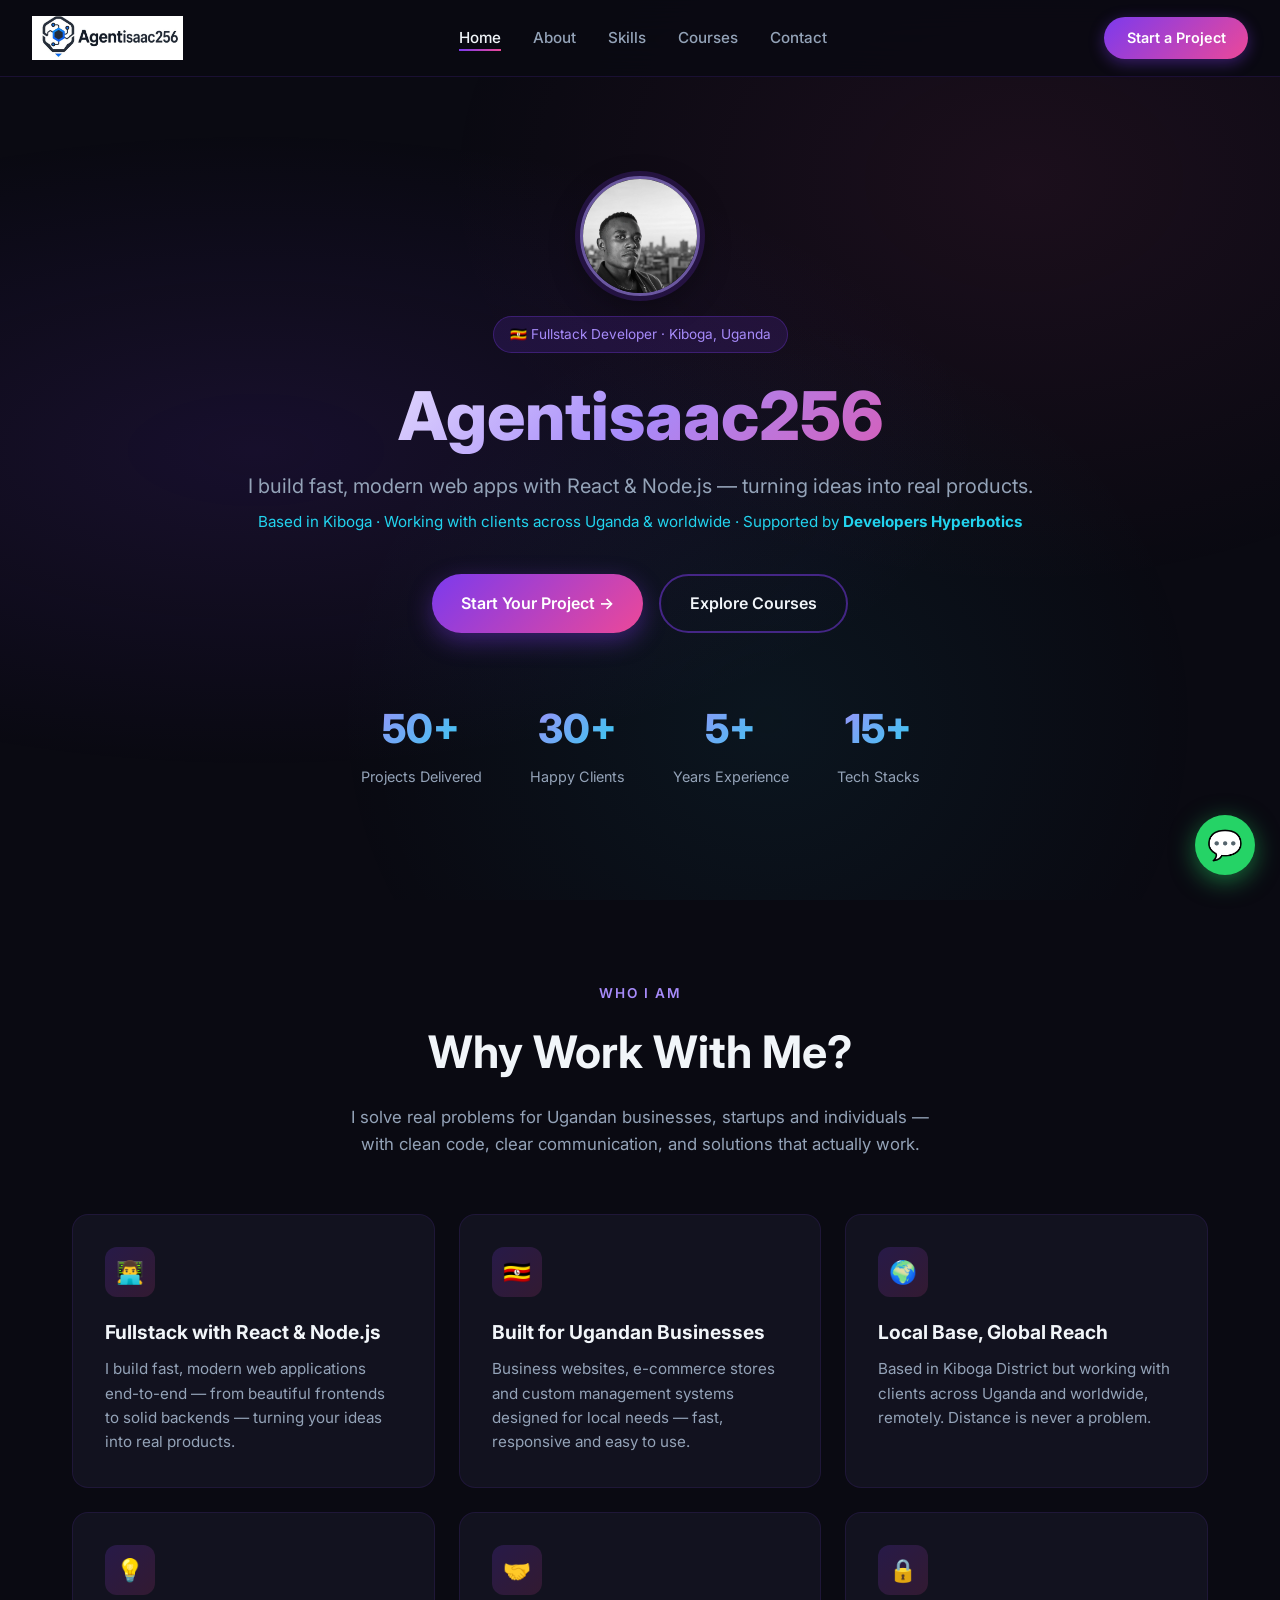
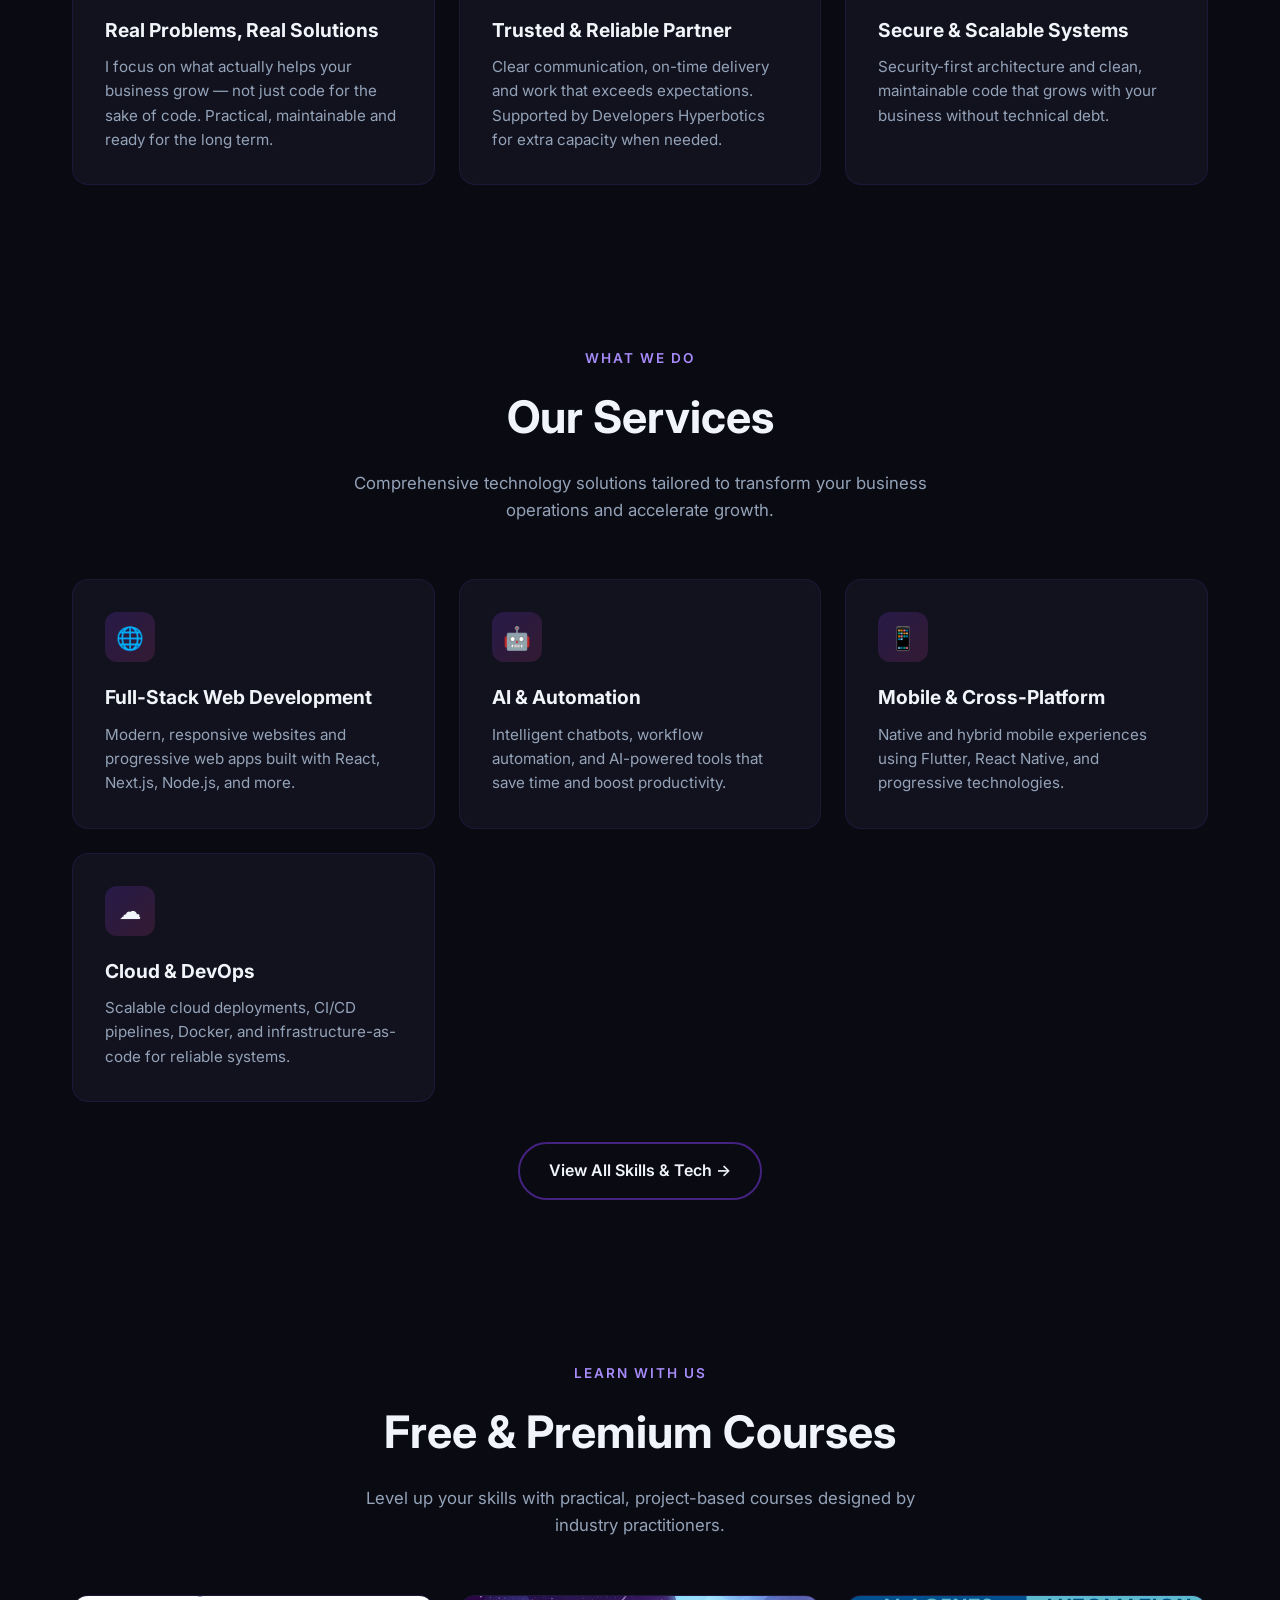
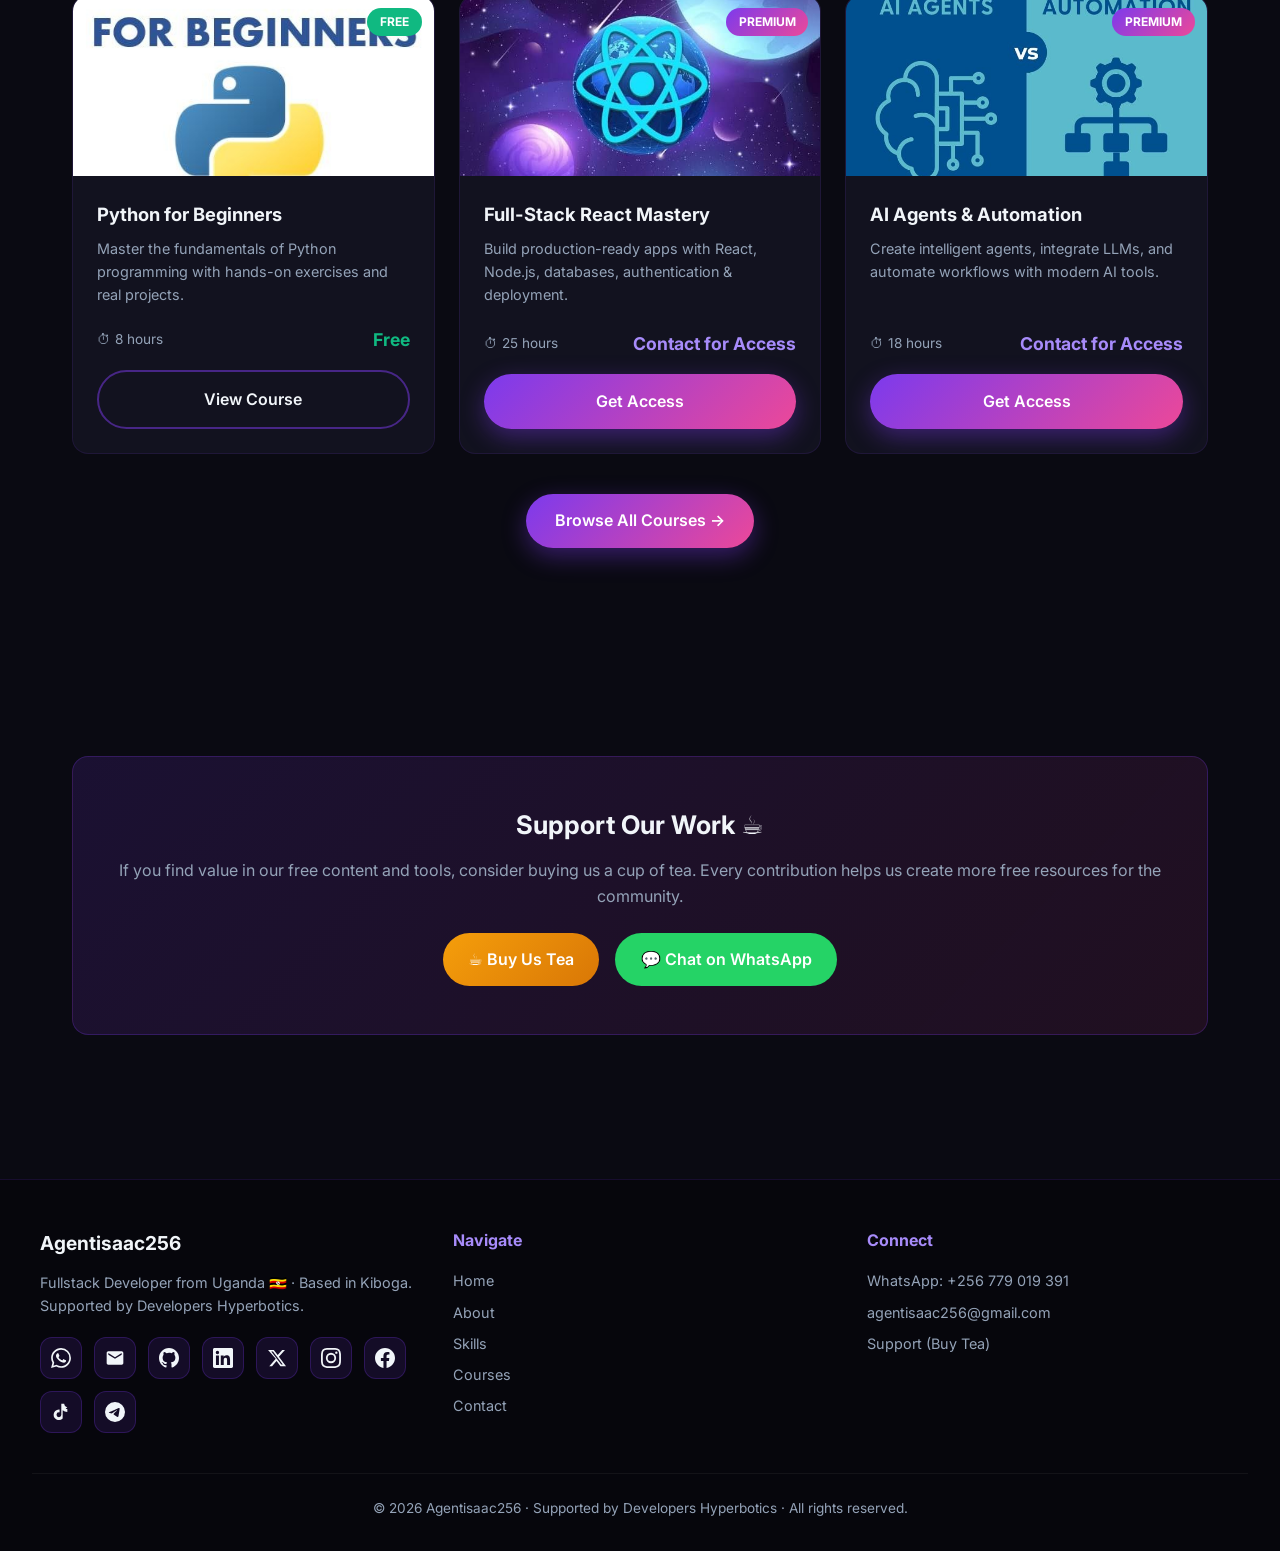
<file: index.html>
<!DOCTYPE html>
<html lang="en">
<head>
  <meta charset="UTF-8">
  <meta name="viewport" content="width=device-width, initial-scale=1.0">
  <title>Agentisaac256 | Innovation-Driven Developer</title>
  <meta name="description" content="Agentisaac256 — Fullstack Developer from Uganda 🇺🇬 based in Kiboga. Fast modern web apps with React & Node.js. Free & paid courses. Supported by Developers Hyperbotics.">
  <link rel="preconnect" href="https://fonts.googleapis.com">
  <link rel="preconnect" href="https://fonts.gstatic.com" crossorigin>
  <link href="https://fonts.googleapis.com/css2?family=Inter:wght@400;500;600;700;800&display=swap" rel="stylesheet">
  <link rel="icon" href="favicon.svg" type="image/svg+xml">
  <link rel="stylesheet" href="css/styles.css">
</head>
<body>
  <div class="bg-particles"></div>

  <!-- Navbar -->
  <nav class="navbar">
    <a href="index.html" class="logo"><img src="images/logo.jpg" alt="Agentisaac256"></a>
    <ul class="nav-links">
      <li><a href="index.html" class="active">Home</a></li>
      <li><a href="about.html">About</a></li>
      <li><a href="skills.html">Skills</a></li>
      <li><a href="courses.html">Courses</a></li>
      <li><a href="contact.html">Contact</a></li>
    </ul>
    <a href="contact.html" class="nav-cta">Start a Project</a>
    <button class="hamburger" aria-label="Menu">
      <span></span><span></span><span></span>
    </button>
  </nav>

  <!-- Hero -->
  <section class="hero">
    <div class="hero-content">
      <img src="images/agentisaac.jpg" alt="Agentisaac256 — Fullstack Developer from Uganda" class="hero-photo">
      <div class="hero-badge">🇺🇬 Fullstack Developer · Kiboga, Uganda</div>
      <h1>Agentisaac256</h1>
      <p class="tagline">I build fast, modern web apps with React & Node.js — turning ideas into real products.</p>
      <p class="supported">Based in Kiboga · Working with clients across Uganda & worldwide · Supported by <strong>Developers Hyperbotics</strong></p>
      <div class="hero-buttons">
        <a href="contact.html" class="btn btn-primary">Start Your Project →</a>
        <a href="courses.html" class="btn btn-outline">Explore Courses</a>
      </div>
      <div class="stats">
        <div class="stat-item">
          <div class="stat-number" data-target="50" data-suffix="+">0</div>
          <div class="stat-label">Projects Delivered</div>
        </div>
        <div class="stat-item">
          <div class="stat-number" data-target="30" data-suffix="+">0</div>
          <div class="stat-label">Happy Clients</div>
        </div>
        <div class="stat-item">
          <div class="stat-number" data-target="5" data-suffix="+">0</div>
          <div class="stat-label">Years Experience</div>
        </div>
        <div class="stat-item">
          <div class="stat-number" data-target="15" data-suffix="+">0</div>
          <div class="stat-label">Tech Stacks</div>
        </div>
      </div>
    </div>
  </section>

  <!-- Why Choose -->
  <section id="why">
    <div class="section-header reveal">
      <span class="eyebrow">Who I Am</span>
      <h2>Why Work With Me?</h2>
      <p>I solve real problems for Ugandan businesses, startups and individuals — with clean code, clear communication, and solutions that actually work.</p>
    </div>
    <div class="cards-grid">
      <div class="card reveal">
        <div class="card-icon">👨‍💻</div>
        <h3>Fullstack with React & Node.js</h3>
        <p>I build fast, modern web applications end-to-end — from beautiful frontends to solid backends — turning your ideas into real products.</p>
      </div>
      <div class="card reveal">
        <div class="card-icon">🇺🇬</div>
        <h3>Built for Ugandan Businesses</h3>
        <p>Business websites, e-commerce stores and custom management systems designed for local needs — fast, responsive and easy to use.</p>
      </div>
      <div class="card reveal">
        <div class="card-icon">🌍</div>
        <h3>Local Base, Global Reach</h3>
        <p>Based in Kiboga District but working with clients across Uganda and worldwide, remotely. Distance is never a problem.</p>
      </div>
      <div class="card reveal">
        <div class="card-icon">💡</div>
        <h3>Real Problems, Real Solutions</h3>
        <p>I focus on what actually helps your business grow — not just code for the sake of code. Practical, maintainable and ready for the long term.</p>
      </div>
      <div class="card reveal">
        <div class="card-icon">🤝</div>
        <h3>Trusted & Reliable Partner</h3>
        <p>Clear communication, on-time delivery and work that exceeds expectations. Supported by Developers Hyperbotics for extra capacity when needed.</p>
      </div>
      <div class="card reveal">
        <div class="card-icon">🔒</div>
        <h3>Secure & Scalable Systems</h3>
        <p>Security-first architecture and clean, maintainable code that grows with your business without technical debt.</p>
      </div>
    </div>
  </section>

  <!-- Services Preview -->
  <section id="services">
    <div class="section-header reveal">
      <span class="eyebrow">What We Do</span>
      <h2>Our Services</h2>
      <p>Comprehensive technology solutions tailored to transform your business operations and accelerate growth.</p>
    </div>
    <div class="cards-grid">
      <div class="card reveal">
        <div class="card-icon">🌐</div>
        <h3>Full-Stack Web Development</h3>
        <p>Modern, responsive websites and progressive web apps built with React, Next.js, Node.js, and more.</p>
      </div>
      <div class="card reveal">
        <div class="card-icon">🤖</div>
        <h3>AI & Automation</h3>
        <p>Intelligent chatbots, workflow automation, and AI-powered tools that save time and boost productivity.</p>
      </div>
      <div class="card reveal">
        <div class="card-icon">📱</div>
        <h3>Mobile & Cross-Platform</h3>
        <p>Native and hybrid mobile experiences using Flutter, React Native, and progressive technologies.</p>
      </div>
      <div class="card reveal">
        <div class="card-icon">☁️</div>
        <h3>Cloud & DevOps</h3>
        <p>Scalable cloud deployments, CI/CD pipelines, Docker, and infrastructure-as-code for reliable systems.</p>
      </div>
    </div>
    <div style="text-align:center; margin-top:2.5rem;">
      <a href="skills.html" class="btn btn-outline">View All Skills & Tech →</a>
    </div>
  </section>

  <!-- Courses Teaser -->
  <section id="courses-teaser">
    <div class="section-header reveal">
      <span class="eyebrow">Learn With Us</span>
      <h2>Free & Premium Courses</h2>
      <p>Level up your skills with practical, project-based courses designed by industry practitioners.</p>
    </div>
    <div class="cards-grid">
      <div class="course-card reveal">
        <div class="course-img">
          <img src="images/python-beginners.jpg" alt="Python for Beginners">
          <span class="course-badge badge-free">Free</span>
        </div>
        <div class="course-body">
          <h3>Python for Beginners</h3>
          <p>Master the fundamentals of Python programming with hands-on exercises and real projects.</p>
          <div class="course-meta">
            <span>⏱ 8 hours</span>
            <span class="course-price free">Free</span>
          </div>
          <a href="courses.html" class="btn btn-outline" style="justify-content:center;">View Course</a>
        </div>
      </div>
      <div class="course-card reveal">
        <div class="course-img">
          <img src="images/react-mastery.jpg" alt="Full-Stack React Mastery">
          <span class="course-badge badge-paid">Premium</span>
        </div>
        <div class="course-body">
          <h3>Full-Stack React Mastery</h3>
          <p>Build production-ready apps with React, Node.js, databases, authentication & deployment.</p>
          <div class="course-meta">
            <span>⏱ 25 hours</span>
            <span class="course-price">Contact for Access</span>
          </div>
          <a href="contact.html" class="btn btn-primary" style="justify-content:center;">Get Access</a>
        </div>
      </div>
      <div class="course-card reveal">
        <div class="course-img">
          <img src="images/ai-agents.jpg" alt="AI Agents & Automation">
          <span class="course-badge badge-paid">Premium</span>
        </div>
        <div class="course-body">
          <h3>AI Agents & Automation</h3>
          <p>Create intelligent agents, integrate LLMs, and automate workflows with modern AI tools.</p>
          <div class="course-meta">
            <span>⏱ 18 hours</span>
            <span class="course-price">Contact for Access</span>
          </div>
          <a href="contact.html" class="btn btn-primary" style="justify-content:center;">Get Access</a>
        </div>
      </div>
    </div>
    <div style="text-align:center; margin-top:2.5rem;">
      <a href="courses.html" class="btn btn-primary">Browse All Courses →</a>
    </div>
  </section>

  <!-- Support CTA -->
  <section>
    <div class="cta-box reveal">
      <h3>Support Our Work ☕</h3>
      <p>If you find value in our free content and tools, consider buying us a cup of tea. Every contribution helps us create more free resources for the community.</p>
      <div class="contact-methods">
        <a href="https://wallet.wearemarz.com/pay/agenttea" target="_blank" rel="noopener" class="contact-btn tea">☕ Buy Us Tea</a>
        <a href="https://wa.me/256779019391" target="_blank" rel="noopener" class="contact-btn whatsapp">💬 Chat on WhatsApp</a>
      </div>
    </div>
  </section>

  <!-- Footer -->
  <footer>
    <div class="footer-content">
      <div class="footer-brand">
        <h3>Agentisaac256</h3>
        <p>Fullstack Developer from Uganda 🇺🇬 · Based in Kiboga. Supported by Developers Hyperbotics.</p>
        <div class="social-icons">
          <a href="https://wa.me/256779019391" target="_blank" rel="noopener" class="whatsapp" title="WhatsApp" aria-label="WhatsApp">
            <svg viewBox="0 0 24 24" aria-hidden="true"><path d="M17.472 14.382c-.297-.149-1.758-.867-2.03-.967-.273-.099-.471-.148-.67.15-.197.297-.767.966-.94 1.164-.173.199-.347.223-.644.075-.297-.15-1.255-.463-2.39-1.475-.883-.788-1.48-1.761-1.653-2.059-.173-.297-.018-.458.13-.606.134-.133.298-.347.446-.52.149-.174.198-.298.298-.497.099-.198.05-.371-.025-.52-.075-.149-.669-1.612-.916-2.207-.242-.579-.487-.5-.669-.51-.173-.008-.371-.01-.57-.01-.198 0-.52.074-.792.372-.272.297-1.04 1.016-1.04 2.479 0 1.462 1.065 2.875 1.213 3.074.149.198 2.096 3.2 5.077 4.487.709.306 1.262.489 1.694.625.712.227 1.36.195 1.871.118.571-.085 1.758-.719 2.006-1.413.248-.694.248-1.289.173-1.413-.074-.124-.272-.198-.57-.347m-5.421 7.403h-.004a9.87 9.87 0 01-5.031-1.378l-.361-.214-3.741.982.998-3.648-.235-.374a9.86 9.86 0 01-1.51-5.26c.001-5.45 4.436-9.884 9.888-9.884 2.64 0 5.122 1.03 6.988 2.898a9.825 9.825 0 012.893 6.994c-.003 5.45-4.435 9.884-9.885 9.884m8.413-18.297A11.815 11.815 0 0012.05 0C5.495 0 .16 5.335.157 11.892c0 2.096.547 4.142 1.588 5.945L.057 24l6.305-1.654a11.882 11.882 0 005.683 1.448h.005c6.554 0 11.89-5.335 11.893-11.893a11.821 11.821 0 00-3.48-8.413z"/></svg>
          </a>
          <a href="mailto:agentisaac256@gmail.com" class="email" title="Email" aria-label="Email">
            <svg viewBox="0 0 24 24" aria-hidden="true"><path d="M20 4H4c-1.1 0-1.99.9-1.99 2L2 18c0 1.1.9 2 2 2h16c1.1 0 2-.9 2-2V6c0-1.1-.9-2-2-2zm0 4l-8 5-8-5V6l8 5 8-5v2z"/></svg>
          </a>
          <a href="https://github.com/Agentisaac256" target="_blank" rel="noopener" class="github" title="GitHub" aria-label="GitHub">
            <svg viewBox="0 0 24 24" aria-hidden="true"><path d="M12 0C5.374 0 0 5.373 0 12c0 5.302 3.438 9.8 8.207 11.387.599.111.793-.261.793-.577v-2.234c-3.338.726-4.033-1.416-4.033-1.416-.546-1.387-1.333-1.756-1.333-1.756-1.089-.745.083-.729.083-.729 1.205.084 1.839 1.237 1.839 1.237 1.07 1.834 2.807 1.304 3.492.997.107-.775.418-1.305.762-1.604-2.665-.305-5.467-1.334-5.467-5.931 0-1.311.469-2.381 1.236-3.221-.124-.303-.535-1.524.117-3.176 0 0 1.008-.322 3.301 1.23A11.509 11.509 0 0112 5.803c1.02.005 2.047.138 3.006.404 2.291-1.552 3.297-1.23 3.297-1.23.653 1.653.242 2.874.118 3.176.77.84 1.235 1.911 1.235 3.221 0 4.609-2.807 5.624-5.479 5.921.43.372.823 1.102.823 2.222v3.293c0 .319.192.694.801.576C20.566 21.797 24 17.3 24 12c0-6.627-5.373-12-12-12z"/></svg>
          </a>
          <a href="https://www.linkedin.com/in/Agentisaac256" target="_blank" rel="noopener" class="linkedin" title="LinkedIn" aria-label="LinkedIn">
            <svg viewBox="0 0 24 24" aria-hidden="true"><path d="M20.447 20.452h-3.554v-5.569c0-1.328-.027-3.037-1.852-3.037-1.853 0-2.136 1.445-2.136 2.939v5.667H9.351V9h3.414v1.561h.046c.477-.9 1.637-1.85 3.37-1.85 3.601 0 4.267 2.37 4.267 5.455v6.286zM5.337 7.433a2.062 2.062 0 01-2.063-2.065 2.064 2.064 0 112.063 2.065zm1.782 13.019H3.555V9h3.564v11.452zM22.225 0H1.771C.792 0 0 .774 0 1.729v20.542C0 23.227.792 24 1.771 24h20.451C23.2 24 24 23.227 24 22.271V1.729C24 .774 23.2 0 22.222 0h.003z"/></svg>
          </a>
          <a href="https://twitter.com/Agentisaac256" target="_blank" rel="noopener" class="twitter" title="X (Twitter)" aria-label="X Twitter">
            <svg viewBox="0 0 24 24" aria-hidden="true"><path d="M18.244 2.25h3.308l-7.227 8.26 8.502 11.24H16.17l-4.714-6.231-5.401 6.231H2.752l7.727-8.828L1.254 2.25H8.08l4.713 6.231zm-1.161 17.52h1.833L7.084 4.126H5.117z"/></svg>
          </a>
          <a href="https://www.instagram.com/Agentisaac256" target="_blank" rel="noopener" class="instagram" title="Instagram" aria-label="Instagram">
            <svg viewBox="0 0 24 24" aria-hidden="true"><path d="M12 2.163c3.204 0 3.584.012 4.85.07 3.252.148 4.771 1.691 4.919 4.919.058 1.265.069 1.645.069 4.849 0 3.205-.012 3.584-.069 4.849-.149 3.225-1.664 4.771-4.919 4.919-1.266.058-1.644.07-4.85.07-3.204 0-3.584-.012-4.849-.07-3.26-.149-4.771-1.699-4.919-4.92-.058-1.265-.07-1.644-.07-4.849 0-3.204.013-3.583.07-4.849.149-3.227 1.664-4.771 4.919-4.919 1.266-.057 1.645-.069 4.849-.069zM12 0C8.741 0 8.333.014 7.053.072 2.695.272.273 2.69.073 7.052.014 8.333 0 8.741 0 12c0 3.259.014 3.668.072 4.948.2 4.358 2.618 6.78 6.98 6.98C8.333 23.986 8.741 24 12 24c3.259 0 3.668-.014 4.948-.072 4.354-.2 6.782-2.618 6.979-6.98.059-1.28.073-1.689.073-4.948 0-3.259-.014-3.667-.072-4.947-.196-4.354-2.617-6.78-6.979-6.98C15.668.014 15.259 0 12 0zm0 5.838a6.162 6.162 0 100 12.324 6.162 6.162 0 000-12.324zM12 16a4 4 0 110-8 4 4 0 010 8zm6.406-11.845a1.44 1.44 0 100 2.881 1.44 1.44 0 000-2.881z"/></svg>
          </a>
          <a href="https://www.facebook.com/Agentisaac256" target="_blank" rel="noopener" class="facebook" title="Facebook" aria-label="Facebook">
            <svg viewBox="0 0 24 24" aria-hidden="true"><path d="M24 12.073c0-6.627-5.373-12-12-12s-12 5.373-12 12c0 5.99 4.388 10.954 10.125 11.854v-8.385H7.078v-3.47h3.047V9.43c0-3.007 1.792-4.669 4.533-4.669 1.312 0 2.686.235 2.686.235v2.953H15.83c-1.491 0-1.956.925-1.956 1.874v2.25h3.328l-.532 3.47h-2.796v8.385C19.612 23.027 24 18.062 24 12.073z"/></svg>
          </a>
          <a href="https://www.tiktok.com/@agent_da_ceo" target="_blank" rel="noopener" class="tiktok" title="TikTok" aria-label="TikTok">
            <svg viewBox="0 0 24 24" aria-hidden="true"><path d="M19.59 6.69a4.83 4.83 0 01-3.77-4.25V2h-3.45v13.67a2.89 2.89 0 01-2.88 2.5 2.89 2.89 0 01-2.89-2.89 2.89 2.89 0 012.89-2.89c.28 0 .54.04.79.12v-3.48a6.37 6.37 0 00-.79-.05A6.34 6.34 0 003.15 15.3a6.34 6.34 0 0010.86 4.43V9.79a8.2 8.2 0 005.58 2.17V8.5a4.85 4.85 0 01-1.99-.81z"/></svg>
          </a>
          <a href="https://t.me/Agentisaac256" target="_blank" rel="noopener" class="telegram" title="Telegram" aria-label="Telegram">
            <svg viewBox="0 0 24 24" aria-hidden="true"><path d="M11.944 0A12 12 0 000 12a12 12 0 0012 12 12 12 0 0012-12A12 12 0 0012 0a12 12 0 00-.056 0zm4.962 7.224c.1-.002.321.023.465.14a.506.506 0 01.171.325c.016.093.036.306.02.472-.18 1.898-.962 6.502-1.36 8.627-.168.9-.499 1.201-.82 1.23-.696.065-1.225-.46-1.9-.902-1.056-.693-1.653-1.124-2.678-1.8-1.185-.78-.417-1.21.258-1.91.177-.184 3.247-2.977 3.307-3.23.007-.032.014-.15-.056-.212s-.174-.041-.249-.024c-.106.024-1.793 1.14-5.061 3.345-.48.33-.913.49-1.302.48-.428-.008-1.252-.241-1.865-.44-.752-.245-1.349-.374-1.297-.789.027-.216.325-.437.893-.663 3.498-1.524 5.83-2.529 6.998-3.014 3.332-1.386 4.025-1.627 4.476-1.635z"/></svg>
          </a>
        </div>
      </div>
      <div class="footer-links">
        <h4>Navigate</h4>
        <ul>
          <li><a href="index.html">Home</a></li>
          <li><a href="about.html">About</a></li>
          <li><a href="skills.html">Skills</a></li>
          <li><a href="courses.html">Courses</a></li>
          <li><a href="contact.html">Contact</a></li>
        </ul>
      </div>
      <div class="footer-links">
        <h4>Connect</h4>
        <ul>
          <li><a href="https://wa.me/256779019391" target="_blank">WhatsApp: +256 779 019 391</a></li>
          <li><a href="mailto:agentisaac256@gmail.com">agentisaac256@gmail.com</a></li>
          <li><a href="https://wallet.wearemarz.com/pay/agenttea" target="_blank">Support (Buy Tea)</a></li>
        </ul>
      </div>
    </div>
    <div class="footer-bottom">
      <p>© 2026 Agentisaac256 · Supported by Developers Hyperbotics · All rights reserved.</p>
    </div>
  </footer>

  <!-- Floating WhatsApp -->
  <a href="https://wa.me/256779019391?text=Hi%20Agentisaac256%2C%20I%27d%20like%20to%20discuss%20a%20project" class="float-whatsapp" target="_blank" rel="noopener" title="Chat on WhatsApp">💬</a>

  <script src="js/main.js"></script>
</body>
</html>
</file>
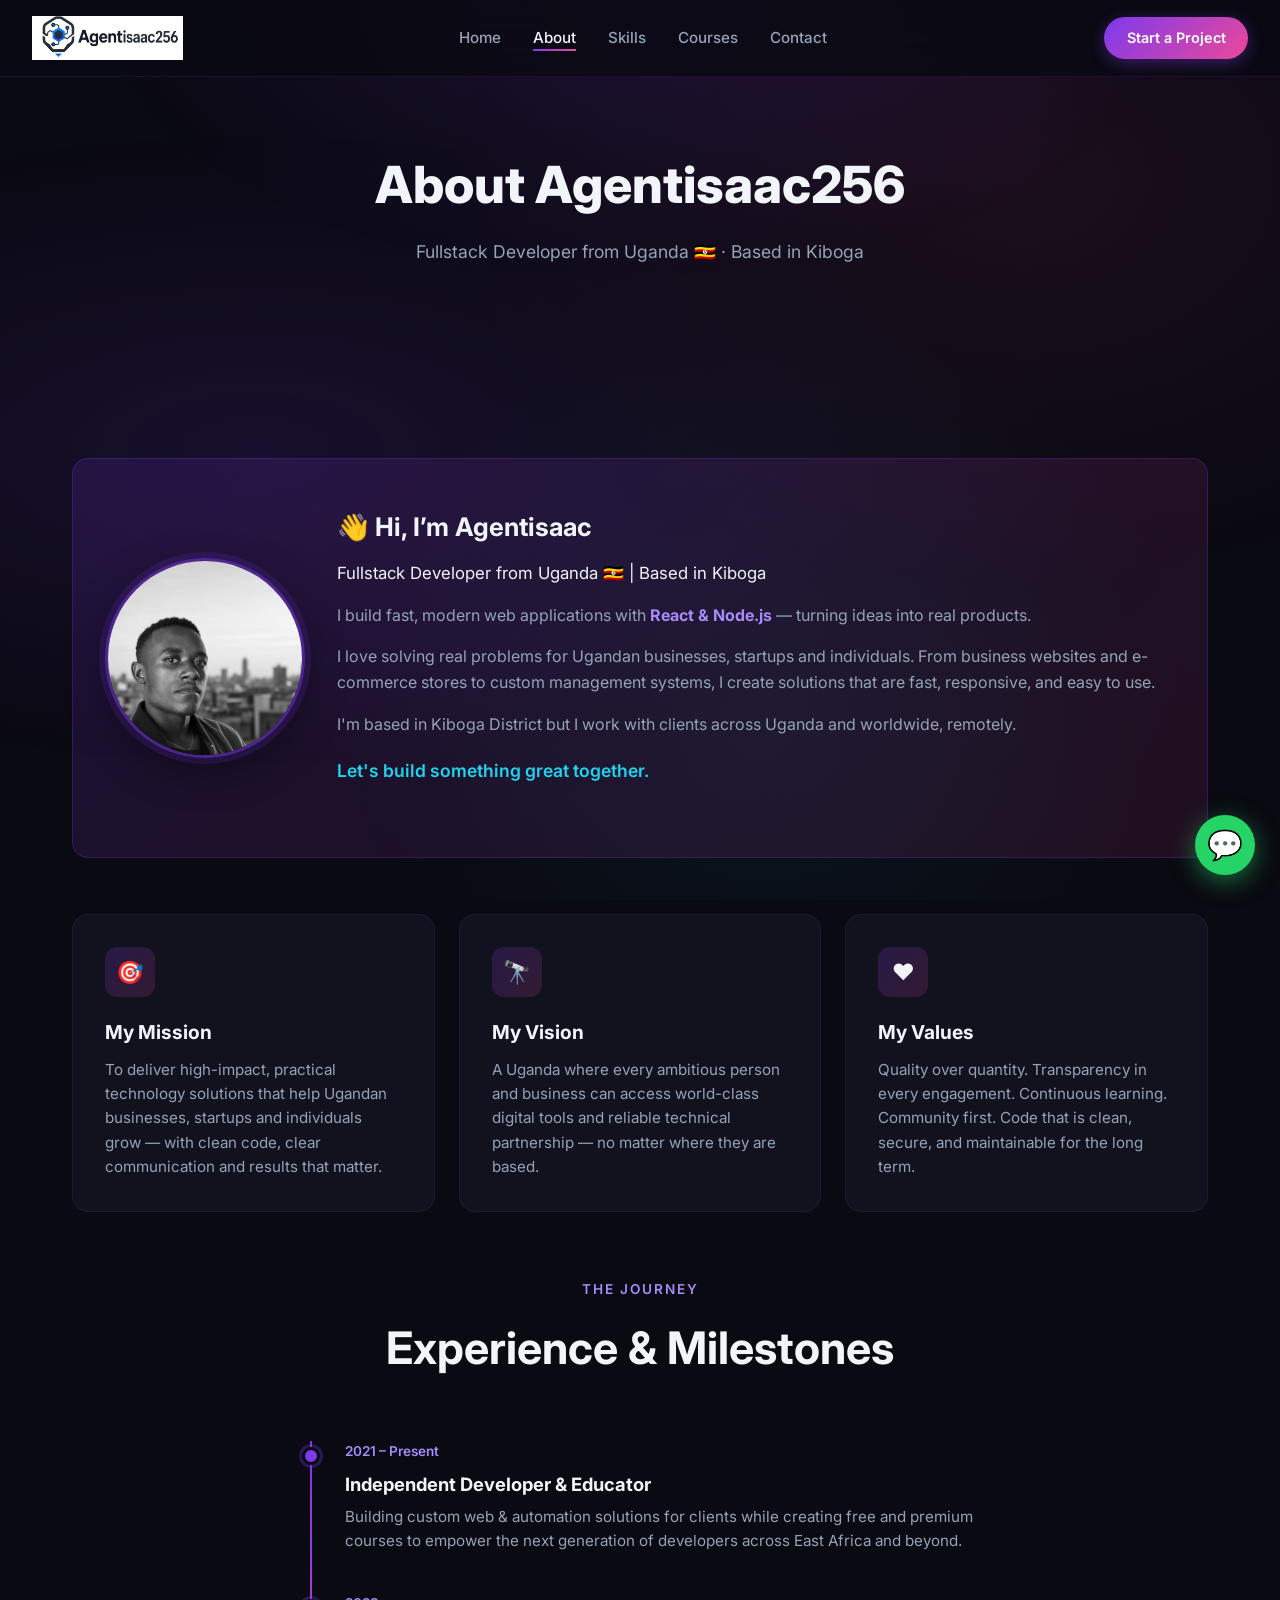
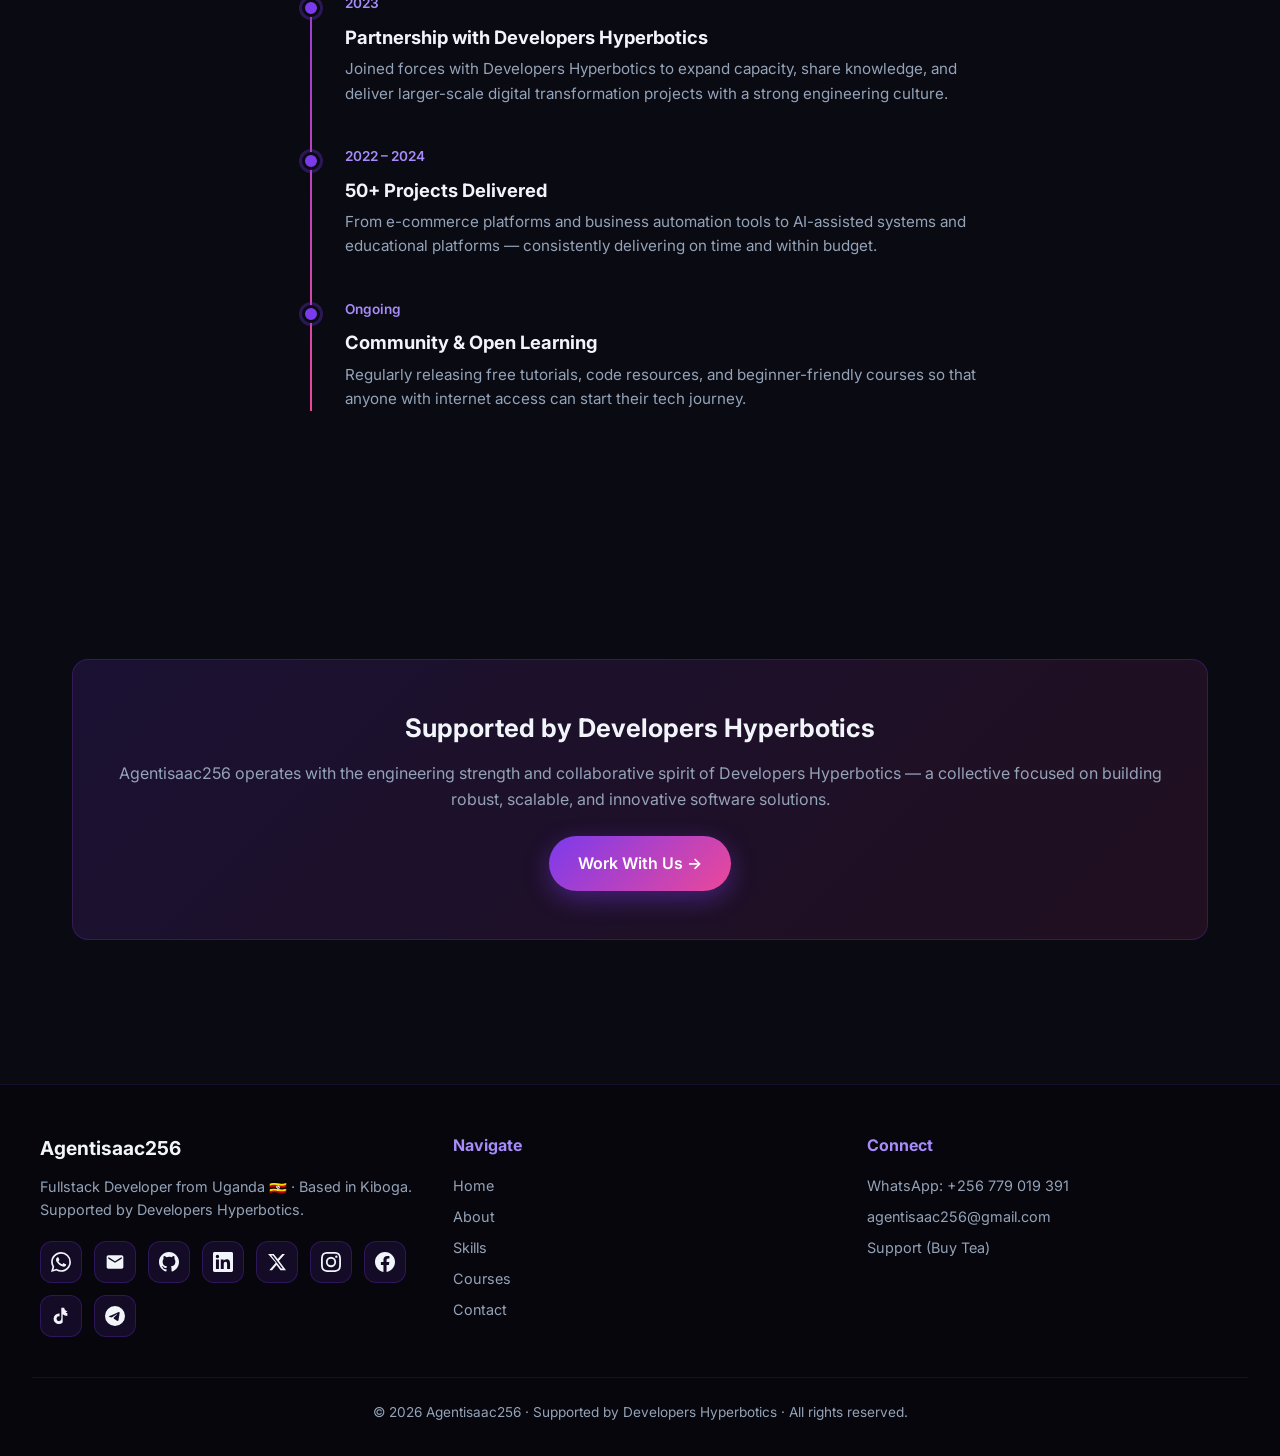
<file: about.html>
<!DOCTYPE html>
<html lang="en">
<head>
  <meta charset="UTF-8">
  <meta name="viewport" content="width=device-width, initial-scale=1.0">
  <title>About | Agentisaac256</title>
  <meta name="description" content="Agentisaac256 — Fullstack Developer from Uganda 🇺🇬 based in Kiboga. Building fast modern web apps with React & Node.js for businesses, startups and individuals.">
  <link rel="preconnect" href="https://fonts.googleapis.com">
  <link rel="preconnect" href="https://fonts.gstatic.com" crossorigin>
  <link href="https://fonts.googleapis.com/css2?family=Inter:wght@400;500;600;700;800&display=swap" rel="stylesheet">
  <link rel="icon" href="favicon.svg" type="image/svg+xml">
  <link rel="stylesheet" href="css/styles.css">
</head>
<body>
  <div class="bg-particles"></div>

  <nav class="navbar">
    <a href="index.html" class="logo"><img src="images/logo.jpg" alt="Agentisaac256"></a>
    <ul class="nav-links">
      <li><a href="index.html">Home</a></li>
      <li><a href="about.html" class="active">About</a></li>
      <li><a href="skills.html">Skills</a></li>
      <li><a href="courses.html">Courses</a></li>
      <li><a href="contact.html">Contact</a></li>
    </ul>
    <a href="contact.html" class="nav-cta">Start a Project</a>
    <button class="hamburger" aria-label="Menu">
      <span></span><span></span><span></span>
    </button>
  </nav>

  <div class="page-header">
    <h1>About Agentisaac256</h1>
    <p>Fullstack Developer from Uganda 🇺🇬 · Based in Kiboga</p>
  </div>

  <section>
    <!-- Personal Bio -->
    <div class="cta-box reveal" style="margin-bottom:3.5rem;">
      <div class="bio-layout">
        <img src="images/agentisaac.jpg" alt="Agentisaac256 — Fullstack Developer from Uganda" class="profile-photo profile-photo-lg">
        <div class="bio-text">
          <h3 style="margin-bottom:0.75rem;">👋 Hi, I’m Agentisaac</h3>
          <p style="color:var(--text); font-size:1.05rem; margin-bottom:1rem;">
            Fullstack Developer from Uganda 🇺🇬 | Based in Kiboga
          </p>
          <p style="color:var(--text-muted); margin-bottom:1rem;">
            I build fast, modern web applications with <strong style="color:var(--purple-light);">React & Node.js</strong> — turning ideas into real products.
          </p>
          <p style="color:var(--text-muted); margin-bottom:1rem;">
            I love solving real problems for Ugandan businesses, startups and individuals. From business websites and e-commerce stores to custom management systems, I create solutions that are fast, responsive, and easy to use.
          </p>
          <p style="color:var(--text-muted); margin-bottom:1.25rem;">
            I'm based in Kiboga District but I work with clients across Uganda and worldwide, remotely.
          </p>
          <p style="color:var(--cyan); font-weight:600; font-size:1.1rem;">
            Let's build something great together.
          </p>
        </div>
      </div>
    </div>

    <div class="cards-grid" style="margin-bottom:4rem;">
      <div class="card reveal">
        <div class="card-icon">🎯</div>
        <h3>My Mission</h3>
        <p>To deliver high-impact, practical technology solutions that help Ugandan businesses, startups and individuals grow — with clean code, clear communication and results that matter.</p>
      </div>
      <div class="card reveal">
        <div class="card-icon">🔭</div>
        <h3>My Vision</h3>
        <p>A Uganda where every ambitious person and business can access world-class digital tools and reliable technical partnership — no matter where they are based.</p>
      </div>
      <div class="card reveal">
        <div class="card-icon">❤️</div>
        <h3>My Values</h3>
        <p>Quality over quantity. Transparency in every engagement. Continuous learning. Community first. Code that is clean, secure, and maintainable for the long term.</p>
      </div>
    </div>

    <div class="section-header reveal">
      <span class="eyebrow">The Journey</span>
      <h2>Experience & Milestones</h2>
    </div>

    <div class="timeline reveal">
      <div class="timeline-item">
        <div class="timeline-dot"></div>
        <div class="year">2021 – Present</div>
        <h4>Independent Developer & Educator</h4>
        <p>Building custom web & automation solutions for clients while creating free and premium courses to empower the next generation of developers across East Africa and beyond.</p>
      </div>
      <div class="timeline-item">
        <div class="timeline-dot"></div>
        <div class="year">2023</div>
        <h4>Partnership with Developers Hyperbotics</h4>
        <p>Joined forces with Developers Hyperbotics to expand capacity, share knowledge, and deliver larger-scale digital transformation projects with a strong engineering culture.</p>
      </div>
      <div class="timeline-item">
        <div class="timeline-dot"></div>
        <div class="year">2022 – 2024</div>
        <h4>50+ Projects Delivered</h4>
        <p>From e-commerce platforms and business automation tools to AI-assisted systems and educational platforms — consistently delivering on time and within budget.</p>
      </div>
      <div class="timeline-item">
        <div class="timeline-dot"></div>
        <div class="year">Ongoing</div>
        <h4>Community & Open Learning</h4>
        <p>Regularly releasing free tutorials, code resources, and beginner-friendly courses so that anyone with internet access can start their tech journey.</p>
      </div>
    </div>
  </section>

  <section>
    <div class="cta-box reveal">
      <h3>Supported by Developers Hyperbotics</h3>
      <p>Agentisaac256 operates with the engineering strength and collaborative spirit of Developers Hyperbotics — a collective focused on building robust, scalable, and innovative software solutions.</p>
      <div class="contact-methods" style="margin-top:1.5rem;">
        <a href="contact.html" class="btn btn-primary">Work With Us →</a>
      </div>
    </div>
  </section>

  <footer>
    <div class="footer-content">
      <div class="footer-brand">
        <h3>Agentisaac256</h3>
        <p>Fullstack Developer from Uganda 🇺🇬 · Based in Kiboga. Supported by Developers Hyperbotics.</p>
        <div class="social-icons">
          <a href="https://wa.me/256779019391" target="_blank" rel="noopener" class="whatsapp" title="WhatsApp" aria-label="WhatsApp">
            <svg viewBox="0 0 24 24" aria-hidden="true"><path d="M17.472 14.382c-.297-.149-1.758-.867-2.03-.967-.273-.099-.471-.148-.67.15-.197.297-.767.966-.94 1.164-.173.199-.347.223-.644.075-.297-.15-1.255-.463-2.39-1.475-.883-.788-1.48-1.761-1.653-2.059-.173-.297-.018-.458.13-.606.134-.133.298-.347.446-.52.149-.174.198-.298.298-.497.099-.198.05-.371-.025-.52-.075-.149-.669-1.612-.916-2.207-.242-.579-.487-.5-.669-.51-.173-.008-.371-.01-.57-.01-.198 0-.52.074-.792.372-.272.297-1.04 1.016-1.04 2.479 0 1.462 1.065 2.875 1.213 3.074.149.198 2.096 3.2 5.077 4.487.709.306 1.262.489 1.694.625.712.227 1.36.195 1.871.118.571-.085 1.758-.719 2.006-1.413.248-.694.248-1.289.173-1.413-.074-.124-.272-.198-.57-.347m-5.421 7.403h-.004a9.87 9.87 0 01-5.031-1.378l-.361-.214-3.741.982.998-3.648-.235-.374a9.86 9.86 0 01-1.51-5.26c.001-5.45 4.436-9.884 9.888-9.884 2.64 0 5.122 1.03 6.988 2.898a9.825 9.825 0 012.893 6.994c-.003 5.45-4.435 9.884-9.885 9.884m8.413-18.297A11.815 11.815 0 0012.05 0C5.495 0 .16 5.335.157 11.892c0 2.096.547 4.142 1.588 5.945L.057 24l6.305-1.654a11.882 11.882 0 005.683 1.448h.005c6.554 0 11.89-5.335 11.893-11.893a11.821 11.821 0 00-3.48-8.413z"/></svg>
          </a>
          <a href="mailto:agentisaac256@gmail.com" class="email" title="Email" aria-label="Email">
            <svg viewBox="0 0 24 24" aria-hidden="true"><path d="M20 4H4c-1.1 0-1.99.9-1.99 2L2 18c0 1.1.9 2 2 2h16c1.1 0 2-.9 2-2V6c0-1.1-.9-2-2-2zm0 4l-8 5-8-5V6l8 5 8-5v2z"/></svg>
          </a>
          <a href="https://github.com/Agentisaac256" target="_blank" rel="noopener" class="github" title="GitHub" aria-label="GitHub">
            <svg viewBox="0 0 24 24" aria-hidden="true"><path d="M12 0C5.374 0 0 5.373 0 12c0 5.302 3.438 9.8 8.207 11.387.599.111.793-.261.793-.577v-2.234c-3.338.726-4.033-1.416-4.033-1.416-.546-1.387-1.333-1.756-1.333-1.756-1.089-.745.083-.729.083-.729 1.205.084 1.839 1.237 1.839 1.237 1.07 1.834 2.807 1.304 3.492.997.107-.775.418-1.305.762-1.604-2.665-.305-5.467-1.334-5.467-5.931 0-1.311.469-2.381 1.236-3.221-.124-.303-.535-1.524.117-3.176 0 0 1.008-.322 3.301 1.23A11.509 11.509 0 0112 5.803c1.02.005 2.047.138 3.006.404 2.291-1.552 3.297-1.23 3.297-1.23.653 1.653.242 2.874.118 3.176.77.84 1.235 1.911 1.235 3.221 0 4.609-2.807 5.624-5.479 5.921.43.372.823 1.102.823 2.222v3.293c0 .319.192.694.801.576C20.566 21.797 24 17.3 24 12c0-6.627-5.373-12-12-12z"/></svg>
          </a>
          <a href="https://www.linkedin.com/in/Agentisaac256" target="_blank" rel="noopener" class="linkedin" title="LinkedIn" aria-label="LinkedIn">
            <svg viewBox="0 0 24 24" aria-hidden="true"><path d="M20.447 20.452h-3.554v-5.569c0-1.328-.027-3.037-1.852-3.037-1.853 0-2.136 1.445-2.136 2.939v5.667H9.351V9h3.414v1.561h.046c.477-.9 1.637-1.85 3.37-1.85 3.601 0 4.267 2.37 4.267 5.455v6.286zM5.337 7.433a2.062 2.062 0 01-2.063-2.065 2.064 2.064 0 112.063 2.065zm1.782 13.019H3.555V9h3.564v11.452zM22.225 0H1.771C.792 0 0 .774 0 1.729v20.542C0 23.227.792 24 1.771 24h20.451C23.2 24 24 23.227 24 22.271V1.729C24 .774 23.2 0 22.222 0h.003z"/></svg>
          </a>
          <a href="https://twitter.com/Agentisaac256" target="_blank" rel="noopener" class="twitter" title="X (Twitter)" aria-label="X Twitter">
            <svg viewBox="0 0 24 24" aria-hidden="true"><path d="M18.244 2.25h3.308l-7.227 8.26 8.502 11.24H16.17l-4.714-6.231-5.401 6.231H2.752l7.727-8.828L1.254 2.25H8.08l4.713 6.231zm-1.161 17.52h1.833L7.084 4.126H5.117z"/></svg>
          </a>
          <a href="https://www.instagram.com/Agentisaac256" target="_blank" rel="noopener" class="instagram" title="Instagram" aria-label="Instagram">
            <svg viewBox="0 0 24 24" aria-hidden="true"><path d="M12 2.163c3.204 0 3.584.012 4.85.07 3.252.148 4.771 1.691 4.919 4.919.058 1.265.069 1.645.069 4.849 0 3.205-.012 3.584-.069 4.849-.149 3.225-1.664 4.771-4.919 4.919-1.266.058-1.644.07-4.85.07-3.204 0-3.584-.012-4.849-.07-3.26-.149-4.771-1.699-4.919-4.92-.058-1.265-.07-1.644-.07-4.849 0-3.204.013-3.583.07-4.849.149-3.227 1.664-4.771 4.919-4.919 1.266-.057 1.645-.069 4.849-.069zM12 0C8.741 0 8.333.014 7.053.072 2.695.272.273 2.69.073 7.052.014 8.333 0 8.741 0 12c0 3.259.014 3.668.072 4.948.2 4.358 2.618 6.78 6.98 6.98C8.333 23.986 8.741 24 12 24c3.259 0 3.668-.014 4.948-.072 4.354-.2 6.782-2.618 6.979-6.98.059-1.28.073-1.689.073-4.948 0-3.259-.014-3.667-.072-4.947-.196-4.354-2.617-6.78-6.979-6.98C15.668.014 15.259 0 12 0zm0 5.838a6.162 6.162 0 100 12.324 6.162 6.162 0 000-12.324zM12 16a4 4 0 110-8 4 4 0 010 8zm6.406-11.845a1.44 1.44 0 100 2.881 1.44 1.44 0 000-2.881z"/></svg>
          </a>
          <a href="https://www.facebook.com/Agentisaac256" target="_blank" rel="noopener" class="facebook" title="Facebook" aria-label="Facebook">
            <svg viewBox="0 0 24 24" aria-hidden="true"><path d="M24 12.073c0-6.627-5.373-12-12-12s-12 5.373-12 12c0 5.99 4.388 10.954 10.125 11.854v-8.385H7.078v-3.47h3.047V9.43c0-3.007 1.792-4.669 4.533-4.669 1.312 0 2.686.235 2.686.235v2.953H15.83c-1.491 0-1.956.925-1.956 1.874v2.25h3.328l-.532 3.47h-2.796v8.385C19.612 23.027 24 18.062 24 12.073z"/></svg>
          </a>
          <a href="https://www.tiktok.com/@agent_da_ceo" target="_blank" rel="noopener" class="tiktok" title="TikTok" aria-label="TikTok">
            <svg viewBox="0 0 24 24" aria-hidden="true"><path d="M19.59 6.69a4.83 4.83 0 01-3.77-4.25V2h-3.45v13.67a2.89 2.89 0 01-2.88 2.5 2.89 2.89 0 01-2.89-2.89 2.89 2.89 0 012.89-2.89c.28 0 .54.04.79.12v-3.48a6.37 6.37 0 00-.79-.05A6.34 6.34 0 003.15 15.3a6.34 6.34 0 0010.86 4.43V9.79a8.2 8.2 0 005.58 2.17V8.5a4.85 4.85 0 01-1.99-.81z"/></svg>
          </a>
          <a href="https://t.me/Agentisaac256" target="_blank" rel="noopener" class="telegram" title="Telegram" aria-label="Telegram">
            <svg viewBox="0 0 24 24" aria-hidden="true"><path d="M11.944 0A12 12 0 000 12a12 12 0 0012 12 12 12 0 0012-12A12 12 0 0012 0a12 12 0 00-.056 0zm4.962 7.224c.1-.002.321.023.465.14a.506.506 0 01.171.325c.016.093.036.306.02.472-.18 1.898-.962 6.502-1.36 8.627-.168.9-.499 1.201-.82 1.23-.696.065-1.225-.46-1.9-.902-1.056-.693-1.653-1.124-2.678-1.8-1.185-.78-.417-1.21.258-1.91.177-.184 3.247-2.977 3.307-3.23.007-.032.014-.15-.056-.212s-.174-.041-.249-.024c-.106.024-1.793 1.14-5.061 3.345-.48.33-.913.49-1.302.48-.428-.008-1.252-.241-1.865-.44-.752-.245-1.349-.374-1.297-.789.027-.216.325-.437.893-.663 3.498-1.524 5.83-2.529 6.998-3.014 3.332-1.386 4.025-1.627 4.476-1.635z"/></svg>
          </a>
        </div>
      </div>
      <div class="footer-links">
        <h4>Navigate</h4>
        <ul>
          <li><a href="index.html">Home</a></li>
          <li><a href="about.html">About</a></li>
          <li><a href="skills.html">Skills</a></li>
          <li><a href="courses.html">Courses</a></li>
          <li><a href="contact.html">Contact</a></li>
        </ul>
      </div>
      <div class="footer-links">
        <h4>Connect</h4>
        <ul>
          <li><a href="https://wa.me/256779019391" target="_blank">WhatsApp: +256 779 019 391</a></li>
          <li><a href="mailto:agentisaac256@gmail.com">agentisaac256@gmail.com</a></li>
          <li><a href="https://wallet.wearemarz.com/pay/agenttea" target="_blank">Support (Buy Tea)</a></li>
        </ul>
      </div>
    </div>
    <div class="footer-bottom">
      <p>© 2026 Agentisaac256 · Supported by Developers Hyperbotics · All rights reserved.</p>
    </div>
  </footer>

  <a href="https://wa.me/256779019391?text=Hi%20Agentisaac256%2C%20I%27d%20like%20to%20discuss%20a%20project" class="float-whatsapp" target="_blank" rel="noopener" title="Chat on WhatsApp">💬</a>

  <script src="js/main.js"></script>
</body>
</html>
</file>
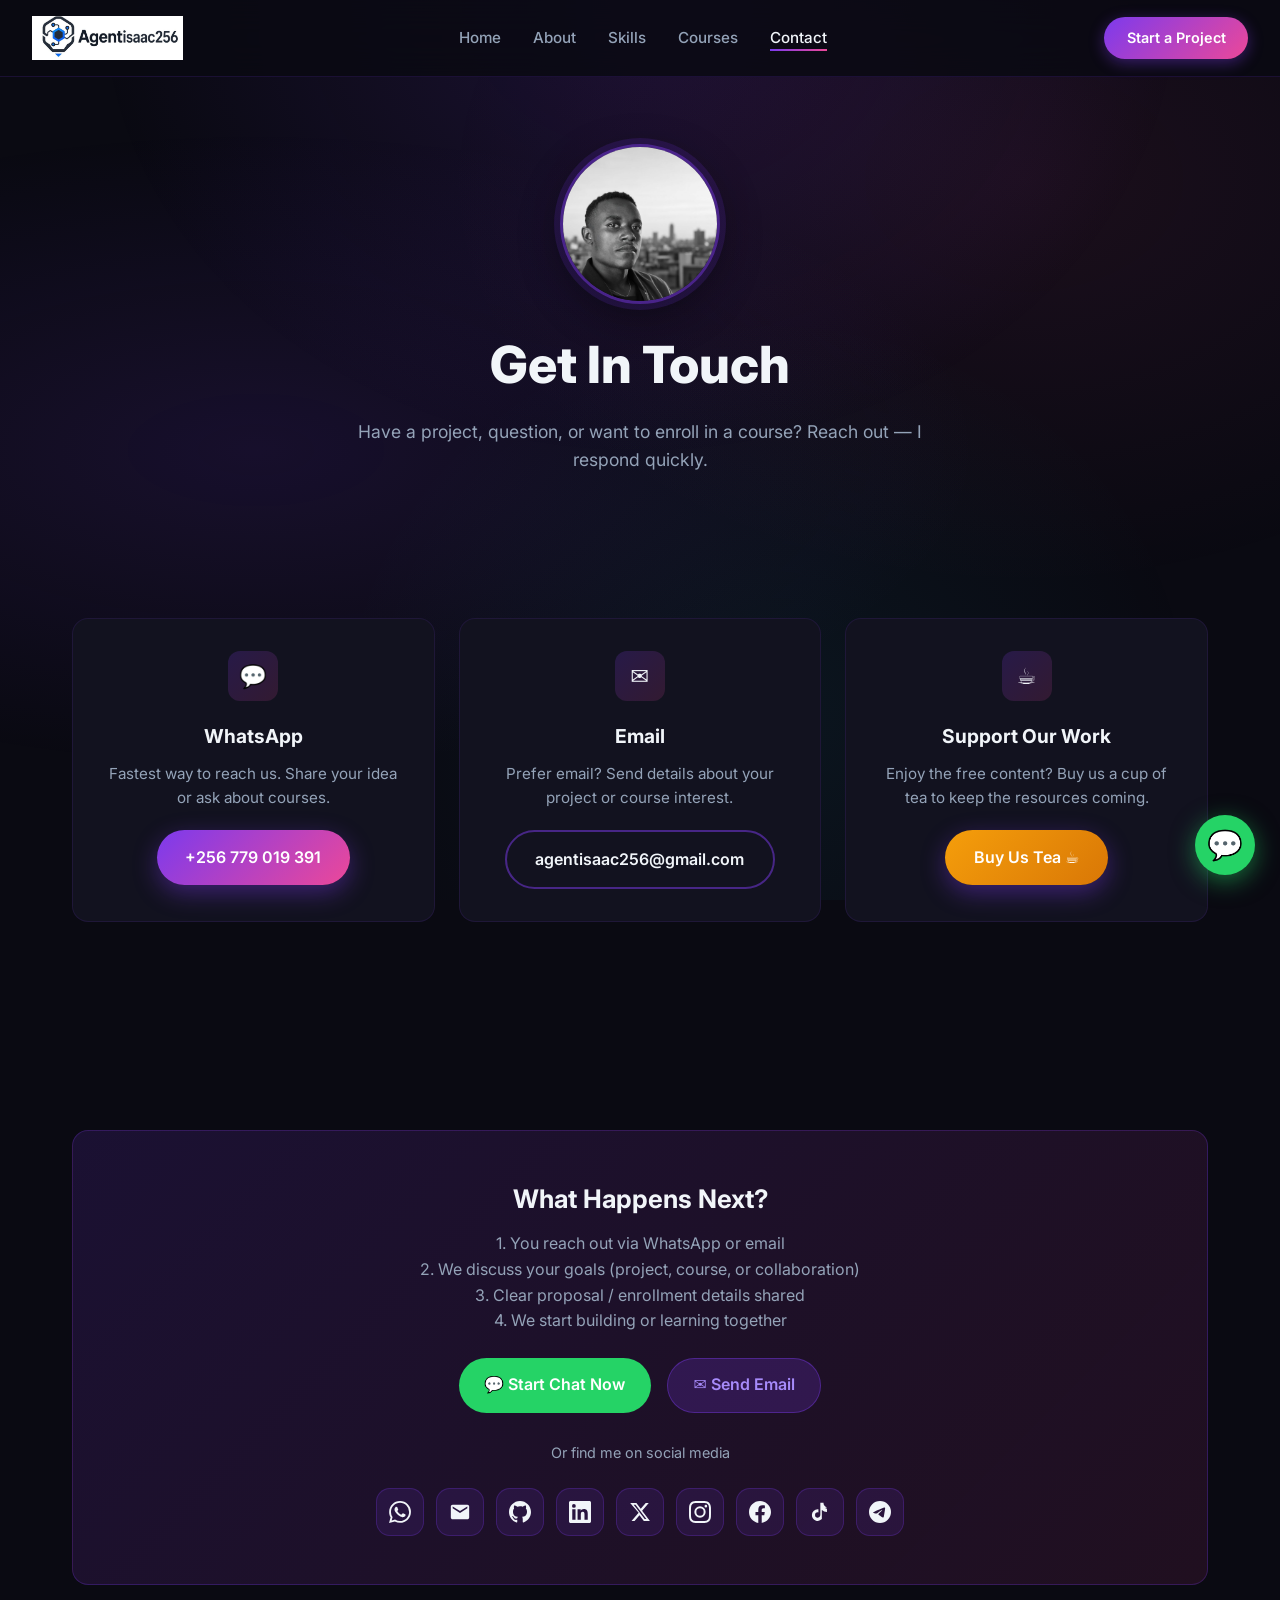
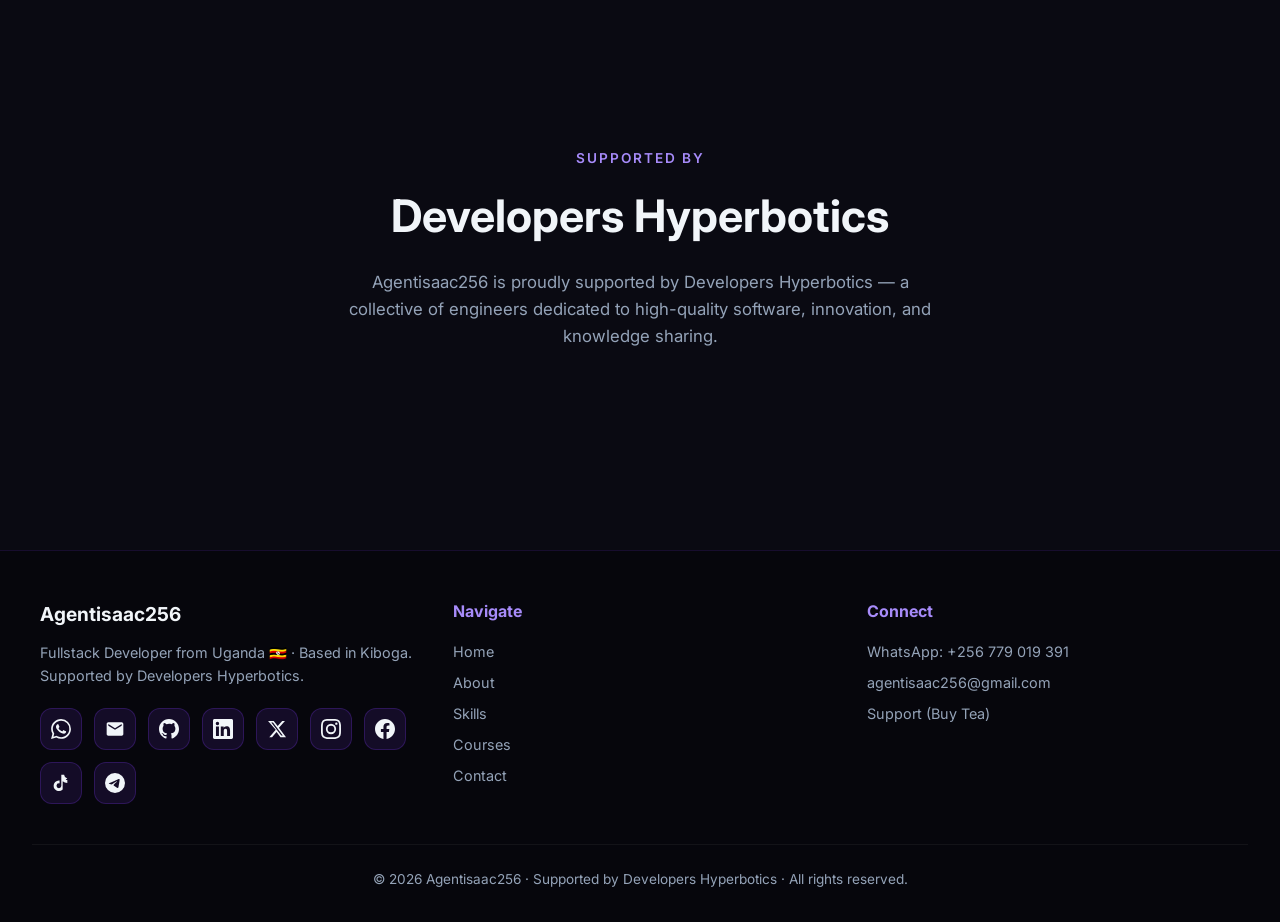
<file: contact.html>
<!DOCTYPE html>
<html lang="en">
<head>
  <meta charset="UTF-8">
  <meta name="viewport" content="width=device-width, initial-scale=1.0">
  <title>Contact | Agentisaac256</title>
  <meta name="description" content="Get in touch with Agentisaac256. WhatsApp +256779019391, email agentisaac256@gmail.com. Support us by buying tea.">
  <link rel="preconnect" href="https://fonts.googleapis.com">
  <link rel="preconnect" href="https://fonts.gstatic.com" crossorigin>
  <link href="https://fonts.googleapis.com/css2?family=Inter:wght@400;500;600;700;800&display=swap" rel="stylesheet">
  <link rel="icon" href="favicon.svg" type="image/svg+xml">
  <link rel="stylesheet" href="css/styles.css">
</head>
<body>
  <div class="bg-particles"></div>

  <nav class="navbar">
    <a href="index.html" class="logo"><img src="images/logo.jpg" alt="Agentisaac256"></a>
    <ul class="nav-links">
      <li><a href="index.html">Home</a></li>
      <li><a href="about.html">About</a></li>
      <li><a href="skills.html">Skills</a></li>
      <li><a href="courses.html">Courses</a></li>
      <li><a href="contact.html" class="active">Contact</a></li>
    </ul>
    <a href="contact.html" class="nav-cta">Start a Project</a>
    <button class="hamburger" aria-label="Menu">
      <span></span><span></span><span></span>
    </button>
  </nav>

  <div class="page-header">
    <img src="images/agentisaac.jpg" alt="Agentisaac256" class="profile-photo" style="margin-bottom:1.25rem;">
    <h1>Get In Touch</h1>
    <p>Have a project, question, or want to enroll in a course? Reach out — I respond quickly.</p>
  </div>

  <section>
    <div class="cards-grid">
      <div class="card reveal" style="text-align:center;">
        <div class="card-icon" style="margin:0 auto 1.25rem;">💬</div>
        <h3>WhatsApp</h3>
        <p style="margin-bottom:1.25rem;">Fastest way to reach us. Share your idea or ask about courses.</p>
        <a href="https://wa.me/256779019391?text=Hi%20Agentisaac256%2C%20I%27d%20like%20to%20get%20in%20touch" target="_blank" class="btn btn-primary" style="justify-content:center;">
          +256 779 019 391
        </a>
      </div>
      <div class="card reveal" style="text-align:center;">
        <div class="card-icon" style="margin:0 auto 1.25rem;">✉️</div>
        <h3>Email</h3>
        <p style="margin-bottom:1.25rem;">Prefer email? Send details about your project or course interest.</p>
        <a href="mailto:agentisaac256@gmail.com" class="btn btn-outline" style="justify-content:center;">
          agentisaac256@gmail.com
        </a>
      </div>
      <div class="card reveal" style="text-align:center;">
        <div class="card-icon" style="margin:0 auto 1.25rem;">☕</div>
        <h3>Support Our Work</h3>
        <p style="margin-bottom:1.25rem;">Enjoy the free content? Buy us a cup of tea to keep the resources coming.</p>
        <a href="https://wallet.wearemarz.com/pay/agenttea" target="_blank" class="btn btn-primary" style="justify-content:center; background:linear-gradient(135deg,#f59e0b,#d97706);">
          Buy Us Tea ☕
        </a>
      </div>
    </div>
  </section>

  <section>
    <div class="cta-box reveal">
      <h3>What Happens Next?</h3>
      <p style="max-width:560px; margin:0 auto 1.5rem;">
        1. You reach out via WhatsApp or email<br>
        2. We discuss your goals (project, course, or collaboration)<br>
        3. Clear proposal / enrollment details shared<br>
        4. We start building or learning together
      </p>
      <div class="contact-methods">
        <a href="https://wa.me/256779019391" target="_blank" class="contact-btn whatsapp">💬 Start Chat Now</a>
        <a href="mailto:agentisaac256@gmail.com?subject=Project%20Inquiry%20-%20Agentisaac256" class="contact-btn email">✉️ Send Email</a>
      </div>
      <p style="margin-top:1.75rem; margin-bottom:0.75rem; color:var(--text-muted); font-size:0.9rem;">Or find me on social media</p>
      <div class="social-icons center lg">
        <a href="https://wa.me/256779019391" target="_blank" rel="noopener" class="whatsapp" title="WhatsApp" aria-label="WhatsApp">
          <svg viewBox="0 0 24 24" aria-hidden="true"><path d="M17.472 14.382c-.297-.149-1.758-.867-2.03-.967-.273-.099-.471-.148-.67.15-.197.297-.767.966-.94 1.164-.173.199-.347.223-.644.075-.297-.15-1.255-.463-2.39-1.475-.883-.788-1.48-1.761-1.653-2.059-.173-.297-.018-.458.13-.606.134-.133.298-.347.446-.52.149-.174.198-.298.298-.497.099-.198.05-.371-.025-.52-.075-.149-.669-1.612-.916-2.207-.242-.579-.487-.5-.669-.51-.173-.008-.371-.01-.57-.01-.198 0-.52.074-.792.372-.272.297-1.04 1.016-1.04 2.479 0 1.462 1.065 2.875 1.213 3.074.149.198 2.096 3.2 5.077 4.487.709.306 1.262.489 1.694.625.712.227 1.36.195 1.871.118.571-.085 1.758-.719 2.006-1.413.248-.694.248-1.289.173-1.413-.074-.124-.272-.198-.57-.347m-5.421 7.403h-.004a9.87 9.87 0 01-5.031-1.378l-.361-.214-3.741.982.998-3.648-.235-.374a9.86 9.86 0 01-1.51-5.26c.001-5.45 4.436-9.884 9.888-9.884 2.64 0 5.122 1.03 6.988 2.898a9.825 9.825 0 012.893 6.994c-.003 5.45-4.435 9.884-9.885 9.884m8.413-18.297A11.815 11.815 0 0012.05 0C5.495 0 .16 5.335.157 11.892c0 2.096.547 4.142 1.588 5.945L.057 24l6.305-1.654a11.882 11.882 0 005.683 1.448h.005c6.554 0 11.89-5.335 11.893-11.893a11.821 11.821 0 00-3.48-8.413z"/></svg>
        </a>
        <a href="mailto:agentisaac256@gmail.com" class="email" title="Email" aria-label="Email">
          <svg viewBox="0 0 24 24" aria-hidden="true"><path d="M20 4H4c-1.1 0-1.99.9-1.99 2L2 18c0 1.1.9 2 2 2h16c1.1 0 2-.9 2-2V6c0-1.1-.9-2-2-2zm0 4l-8 5-8-5V6l8 5 8-5v2z"/></svg>
        </a>
        <a href="https://github.com/Agentisaac256" target="_blank" rel="noopener" class="github" title="GitHub" aria-label="GitHub">
          <svg viewBox="0 0 24 24" aria-hidden="true"><path d="M12 0C5.374 0 0 5.373 0 12c0 5.302 3.438 9.8 8.207 11.387.599.111.793-.261.793-.577v-2.234c-3.338.726-4.033-1.416-4.033-1.416-.546-1.387-1.333-1.756-1.333-1.756-1.089-.745.083-.729.083-.729 1.205.084 1.839 1.237 1.839 1.237 1.07 1.834 2.807 1.304 3.492.997.107-.775.418-1.305.762-1.604-2.665-.305-5.467-1.334-5.467-5.931 0-1.311.469-2.381 1.236-3.221-.124-.303-.535-1.524.117-3.176 0 0 1.008-.322 3.301 1.23A11.509 11.509 0 0112 5.803c1.02.005 2.047.138 3.006.404 2.291-1.552 3.297-1.23 3.297-1.23.653 1.653.242 2.874.118 3.176.77.84 1.235 1.911 1.235 3.221 0 4.609-2.807 5.624-5.479 5.921.43.372.823 1.102.823 2.222v3.293c0 .319.192.694.801.576C20.566 21.797 24 17.3 24 12c0-6.627-5.373-12-12-12z"/></svg>
        </a>
        <a href="https://www.linkedin.com/in/Agentisaac256" target="_blank" rel="noopener" class="linkedin" title="LinkedIn" aria-label="LinkedIn">
          <svg viewBox="0 0 24 24" aria-hidden="true"><path d="M20.447 20.452h-3.554v-5.569c0-1.328-.027-3.037-1.852-3.037-1.853 0-2.136 1.445-2.136 2.939v5.667H9.351V9h3.414v1.561h.046c.477-.9 1.637-1.85 3.37-1.85 3.601 0 4.267 2.37 4.267 5.455v6.286zM5.337 7.433a2.062 2.062 0 01-2.063-2.065 2.064 2.064 0 112.063 2.065zm1.782 13.019H3.555V9h3.564v11.452zM22.225 0H1.771C.792 0 0 .774 0 1.729v20.542C0 23.227.792 24 1.771 24h20.451C23.2 24 24 23.227 24 22.271V1.729C24 .774 23.2 0 22.222 0h.003z"/></svg>
        </a>
        <a href="https://twitter.com/Agentisaac256" target="_blank" rel="noopener" class="twitter" title="X (Twitter)" aria-label="X Twitter">
          <svg viewBox="0 0 24 24" aria-hidden="true"><path d="M18.244 2.25h3.308l-7.227 8.26 8.502 11.24H16.17l-4.714-6.231-5.401 6.231H2.752l7.727-8.828L1.254 2.25H8.08l4.713 6.231zm-1.161 17.52h1.833L7.084 4.126H5.117z"/></svg>
        </a>
        <a href="https://www.instagram.com/Agentisaac256" target="_blank" rel="noopener" class="instagram" title="Instagram" aria-label="Instagram">
          <svg viewBox="0 0 24 24" aria-hidden="true"><path d="M12 2.163c3.204 0 3.584.012 4.85.07 3.252.148 4.771 1.691 4.919 4.919.058 1.265.069 1.645.069 4.849 0 3.205-.012 3.584-.069 4.849-.149 3.225-1.664 4.771-4.919 4.919-1.266.058-1.644.07-4.85.07-3.204 0-3.584-.012-4.849-.07-3.26-.149-4.771-1.699-4.919-4.92-.058-1.265-.07-1.644-.07-4.849 0-3.204.013-3.583.07-4.849.149-3.227 1.664-4.771 4.919-4.919 1.266-.057 1.645-.069 4.849-.069zM12 0C8.741 0 8.333.014 7.053.072 2.695.272.273 2.69.073 7.052.014 8.333 0 8.741 0 12c0 3.259.014 3.668.072 4.948.2 4.358 2.618 6.78 6.98 6.98C8.333 23.986 8.741 24 12 24c3.259 0 3.668-.014 4.948-.072 4.354-.2 6.782-2.618 6.979-6.98.059-1.28.073-1.689.073-4.948 0-3.259-.014-3.667-.072-4.947-.196-4.354-2.617-6.78-6.979-6.98C15.668.014 15.259 0 12 0zm0 5.838a6.162 6.162 0 100 12.324 6.162 6.162 0 000-12.324zM12 16a4 4 0 110-8 4 4 0 010 8zm6.406-11.845a1.44 1.44 0 100 2.881 1.44 1.44 0 000-2.881z"/></svg>
        </a>
        <a href="https://www.facebook.com/Agentisaac256" target="_blank" rel="noopener" class="facebook" title="Facebook" aria-label="Facebook">
          <svg viewBox="0 0 24 24" aria-hidden="true"><path d="M24 12.073c0-6.627-5.373-12-12-12s-12 5.373-12 12c0 5.99 4.388 10.954 10.125 11.854v-8.385H7.078v-3.47h3.047V9.43c0-3.007 1.792-4.669 4.533-4.669 1.312 0 2.686.235 2.686.235v2.953H15.83c-1.491 0-1.956.925-1.956 1.874v2.25h3.328l-.532 3.47h-2.796v8.385C19.612 23.027 24 18.062 24 12.073z"/></svg>
        </a>
          <a href="https://www.tiktok.com/@agent_da_ceo" target="_blank" rel="noopener" class="tiktok" title="TikTok" aria-label="TikTok">
            <svg viewBox="0 0 24 24" aria-hidden="true"><path d="M19.59 6.69a4.83 4.83 0 01-3.77-4.25V2h-3.45v13.67a2.89 2.89 0 01-2.88 2.5 2.89 2.89 0 01-2.89-2.89 2.89 2.89 0 012.89-2.89c.28 0 .54.04.79.12v-3.48a6.37 6.37 0 00-.79-.05A6.34 6.34 0 003.15 15.3a6.34 6.34 0 0010.86 4.43V9.79a8.2 8.2 0 005.58 2.17V8.5a4.85 4.85 0 01-1.99-.81z"/></svg>
          </a>
          <a href="https://t.me/Agentisaac256" target="_blank" rel="noopener" class="telegram" title="Telegram" aria-label="Telegram">
            <svg viewBox="0 0 24 24" aria-hidden="true"><path d="M11.944 0A12 12 0 000 12a12 12 0 0012 12 12 12 0 0012-12A12 12 0 0012 0a12 12 0 00-.056 0zm4.962 7.224c.1-.002.321.023.465.14a.506.506 0 01.171.325c.016.093.036.306.02.472-.18 1.898-.962 6.502-1.36 8.627-.168.9-.499 1.201-.82 1.23-.696.065-1.225-.46-1.9-.902-1.056-.693-1.653-1.124-2.678-1.8-1.185-.78-.417-1.21.258-1.91.177-.184 3.247-2.977 3.307-3.23.007-.032.014-.15-.056-.212s-.174-.041-.249-.024c-.106.024-1.793 1.14-5.061 3.345-.48.33-.913.49-1.302.48-.428-.008-1.252-.241-1.865-.44-.752-.245-1.349-.374-1.297-.789.027-.216.325-.437.893-.663 3.498-1.524 5.83-2.529 6.998-3.014 3.332-1.386 4.025-1.627 4.476-1.635z"/></svg>
          </a>
      </div>
    </div>
  </section>

  <section>
    <div class="section-header reveal">
      <span class="eyebrow">Supported By</span>
      <h2>Developers Hyperbotics</h2>
      <p>Agentisaac256 is proudly supported by Developers Hyperbotics — a collective of engineers dedicated to high-quality software, innovation, and knowledge sharing.</p>
    </div>
  </section>

  <footer>
    <div class="footer-content">
      <div class="footer-brand">
        <h3>Agentisaac256</h3>
        <p>Fullstack Developer from Uganda 🇺🇬 · Based in Kiboga. Supported by Developers Hyperbotics.</p>
        <div class="social-icons">
          <a href="https://wa.me/256779019391" target="_blank" rel="noopener" class="whatsapp" title="WhatsApp" aria-label="WhatsApp">
            <svg viewBox="0 0 24 24" aria-hidden="true"><path d="M17.472 14.382c-.297-.149-1.758-.867-2.03-.967-.273-.099-.471-.148-.67.15-.197.297-.767.966-.94 1.164-.173.199-.347.223-.644.075-.297-.15-1.255-.463-2.39-1.475-.883-.788-1.48-1.761-1.653-2.059-.173-.297-.018-.458.13-.606.134-.133.298-.347.446-.52.149-.174.198-.298.298-.497.099-.198.05-.371-.025-.52-.075-.149-.669-1.612-.916-2.207-.242-.579-.487-.5-.669-.51-.173-.008-.371-.01-.57-.01-.198 0-.52.074-.792.372-.272.297-1.04 1.016-1.04 2.479 0 1.462 1.065 2.875 1.213 3.074.149.198 2.096 3.2 5.077 4.487.709.306 1.262.489 1.694.625.712.227 1.36.195 1.871.118.571-.085 1.758-.719 2.006-1.413.248-.694.248-1.289.173-1.413-.074-.124-.272-.198-.57-.347m-5.421 7.403h-.004a9.87 9.87 0 01-5.031-1.378l-.361-.214-3.741.982.998-3.648-.235-.374a9.86 9.86 0 01-1.51-5.26c.001-5.45 4.436-9.884 9.888-9.884 2.64 0 5.122 1.03 6.988 2.898a9.825 9.825 0 012.893 6.994c-.003 5.45-4.435 9.884-9.885 9.884m8.413-18.297A11.815 11.815 0 0012.05 0C5.495 0 .16 5.335.157 11.892c0 2.096.547 4.142 1.588 5.945L.057 24l6.305-1.654a11.882 11.882 0 005.683 1.448h.005c6.554 0 11.89-5.335 11.893-11.893a11.821 11.821 0 00-3.48-8.413z"/></svg>
          </a>
          <a href="mailto:agentisaac256@gmail.com" class="email" title="Email" aria-label="Email">
            <svg viewBox="0 0 24 24" aria-hidden="true"><path d="M20 4H4c-1.1 0-1.99.9-1.99 2L2 18c0 1.1.9 2 2 2h16c1.1 0 2-.9 2-2V6c0-1.1-.9-2-2-2zm0 4l-8 5-8-5V6l8 5 8-5v2z"/></svg>
          </a>
          <a href="https://github.com/Agentisaac256" target="_blank" rel="noopener" class="github" title="GitHub" aria-label="GitHub">
            <svg viewBox="0 0 24 24" aria-hidden="true"><path d="M12 0C5.374 0 0 5.373 0 12c0 5.302 3.438 9.8 8.207 11.387.599.111.793-.261.793-.577v-2.234c-3.338.726-4.033-1.416-4.033-1.416-.546-1.387-1.333-1.756-1.333-1.756-1.089-.745.083-.729.083-.729 1.205.084 1.839 1.237 1.839 1.237 1.07 1.834 2.807 1.304 3.492.997.107-.775.418-1.305.762-1.604-2.665-.305-5.467-1.334-5.467-5.931 0-1.311.469-2.381 1.236-3.221-.124-.303-.535-1.524.117-3.176 0 0 1.008-.322 3.301 1.23A11.509 11.509 0 0112 5.803c1.02.005 2.047.138 3.006.404 2.291-1.552 3.297-1.23 3.297-1.23.653 1.653.242 2.874.118 3.176.77.84 1.235 1.911 1.235 3.221 0 4.609-2.807 5.624-5.479 5.921.43.372.823 1.102.823 2.222v3.293c0 .319.192.694.801.576C20.566 21.797 24 17.3 24 12c0-6.627-5.373-12-12-12z"/></svg>
          </a>
          <a href="https://www.linkedin.com/in/Agentisaac256" target="_blank" rel="noopener" class="linkedin" title="LinkedIn" aria-label="LinkedIn">
            <svg viewBox="0 0 24 24" aria-hidden="true"><path d="M20.447 20.452h-3.554v-5.569c0-1.328-.027-3.037-1.852-3.037-1.853 0-2.136 1.445-2.136 2.939v5.667H9.351V9h3.414v1.561h.046c.477-.9 1.637-1.85 3.37-1.85 3.601 0 4.267 2.37 4.267 5.455v6.286zM5.337 7.433a2.062 2.062 0 01-2.063-2.065 2.064 2.064 0 112.063 2.065zm1.782 13.019H3.555V9h3.564v11.452zM22.225 0H1.771C.792 0 0 .774 0 1.729v20.542C0 23.227.792 24 1.771 24h20.451C23.2 24 24 23.227 24 22.271V1.729C24 .774 23.2 0 22.222 0h.003z"/></svg>
          </a>
          <a href="https://twitter.com/Agentisaac256" target="_blank" rel="noopener" class="twitter" title="X (Twitter)" aria-label="X Twitter">
            <svg viewBox="0 0 24 24" aria-hidden="true"><path d="M18.244 2.25h3.308l-7.227 8.26 8.502 11.24H16.17l-4.714-6.231-5.401 6.231H2.752l7.727-8.828L1.254 2.25H8.08l4.713 6.231zm-1.161 17.52h1.833L7.084 4.126H5.117z"/></svg>
          </a>
          <a href="https://www.instagram.com/Agentisaac256" target="_blank" rel="noopener" class="instagram" title="Instagram" aria-label="Instagram">
            <svg viewBox="0 0 24 24" aria-hidden="true"><path d="M12 2.163c3.204 0 3.584.012 4.85.07 3.252.148 4.771 1.691 4.919 4.919.058 1.265.069 1.645.069 4.849 0 3.205-.012 3.584-.069 4.849-.149 3.225-1.664 4.771-4.919 4.919-1.266.058-1.644.07-4.85.07-3.204 0-3.584-.012-4.849-.07-3.26-.149-4.771-1.699-4.919-4.92-.058-1.265-.07-1.644-.07-4.849 0-3.204.013-3.583.07-4.849.149-3.227 1.664-4.771 4.919-4.919 1.266-.057 1.645-.069 4.849-.069zM12 0C8.741 0 8.333.014 7.053.072 2.695.272.273 2.69.073 7.052.014 8.333 0 8.741 0 12c0 3.259.014 3.668.072 4.948.2 4.358 2.618 6.78 6.98 6.98C8.333 23.986 8.741 24 12 24c3.259 0 3.668-.014 4.948-.072 4.354-.2 6.782-2.618 6.979-6.98.059-1.28.073-1.689.073-4.948 0-3.259-.014-3.667-.072-4.947-.196-4.354-2.617-6.78-6.979-6.98C15.668.014 15.259 0 12 0zm0 5.838a6.162 6.162 0 100 12.324 6.162 6.162 0 000-12.324zM12 16a4 4 0 110-8 4 4 0 010 8zm6.406-11.845a1.44 1.44 0 100 2.881 1.44 1.44 0 000-2.881z"/></svg>
          </a>
          <a href="https://www.facebook.com/Agentisaac256" target="_blank" rel="noopener" class="facebook" title="Facebook" aria-label="Facebook">
            <svg viewBox="0 0 24 24" aria-hidden="true"><path d="M24 12.073c0-6.627-5.373-12-12-12s-12 5.373-12 12c0 5.99 4.388 10.954 10.125 11.854v-8.385H7.078v-3.47h3.047V9.43c0-3.007 1.792-4.669 4.533-4.669 1.312 0 2.686.235 2.686.235v2.953H15.83c-1.491 0-1.956.925-1.956 1.874v2.25h3.328l-.532 3.47h-2.796v8.385C19.612 23.027 24 18.062 24 12.073z"/></svg>
          </a>
          <a href="https://www.tiktok.com/@agent_da_ceo" target="_blank" rel="noopener" class="tiktok" title="TikTok" aria-label="TikTok">
            <svg viewBox="0 0 24 24" aria-hidden="true"><path d="M19.59 6.69a4.83 4.83 0 01-3.77-4.25V2h-3.45v13.67a2.89 2.89 0 01-2.88 2.5 2.89 2.89 0 01-2.89-2.89 2.89 2.89 0 012.89-2.89c.28 0 .54.04.79.12v-3.48a6.37 6.37 0 00-.79-.05A6.34 6.34 0 003.15 15.3a6.34 6.34 0 0010.86 4.43V9.79a8.2 8.2 0 005.58 2.17V8.5a4.85 4.85 0 01-1.99-.81z"/></svg>
          </a>
          <a href="https://t.me/Agentisaac256" target="_blank" rel="noopener" class="telegram" title="Telegram" aria-label="Telegram">
            <svg viewBox="0 0 24 24" aria-hidden="true"><path d="M11.944 0A12 12 0 000 12a12 12 0 0012 12 12 12 0 0012-12A12 12 0 0012 0a12 12 0 00-.056 0zm4.962 7.224c.1-.002.321.023.465.14a.506.506 0 01.171.325c.016.093.036.306.02.472-.18 1.898-.962 6.502-1.36 8.627-.168.9-.499 1.201-.82 1.23-.696.065-1.225-.46-1.9-.902-1.056-.693-1.653-1.124-2.678-1.8-1.185-.78-.417-1.21.258-1.91.177-.184 3.247-2.977 3.307-3.23.007-.032.014-.15-.056-.212s-.174-.041-.249-.024c-.106.024-1.793 1.14-5.061 3.345-.48.33-.913.49-1.302.48-.428-.008-1.252-.241-1.865-.44-.752-.245-1.349-.374-1.297-.789.027-.216.325-.437.893-.663 3.498-1.524 5.83-2.529 6.998-3.014 3.332-1.386 4.025-1.627 4.476-1.635z"/></svg>
          </a>
        </div>
      </div>
      <div class="footer-links">
        <h4>Navigate</h4>
        <ul>
          <li><a href="index.html">Home</a></li>
          <li><a href="about.html">About</a></li>
          <li><a href="skills.html">Skills</a></li>
          <li><a href="courses.html">Courses</a></li>
          <li><a href="contact.html">Contact</a></li>
        </ul>
      </div>
      <div class="footer-links">
        <h4>Connect</h4>
        <ul>
          <li><a href="https://wa.me/256779019391" target="_blank">WhatsApp: +256 779 019 391</a></li>
          <li><a href="mailto:agentisaac256@gmail.com">agentisaac256@gmail.com</a></li>
          <li><a href="https://wallet.wearemarz.com/pay/agenttea" target="_blank">Support (Buy Tea)</a></li>
        </ul>
      </div>
    </div>
    <div class="footer-bottom">
      <p>© 2026 Agentisaac256 · Supported by Developers Hyperbotics · All rights reserved.</p>
    </div>
  </footer>

  <a href="https://wa.me/256779019391?text=Hi%20Agentisaac256%2C%20I%27d%20like%20to%20discuss%20a%20project" class="float-whatsapp" target="_blank" rel="noopener" title="Chat on WhatsApp">💬</a>

  <script src="js/main.js"></script>
</body>
</html>
</file>
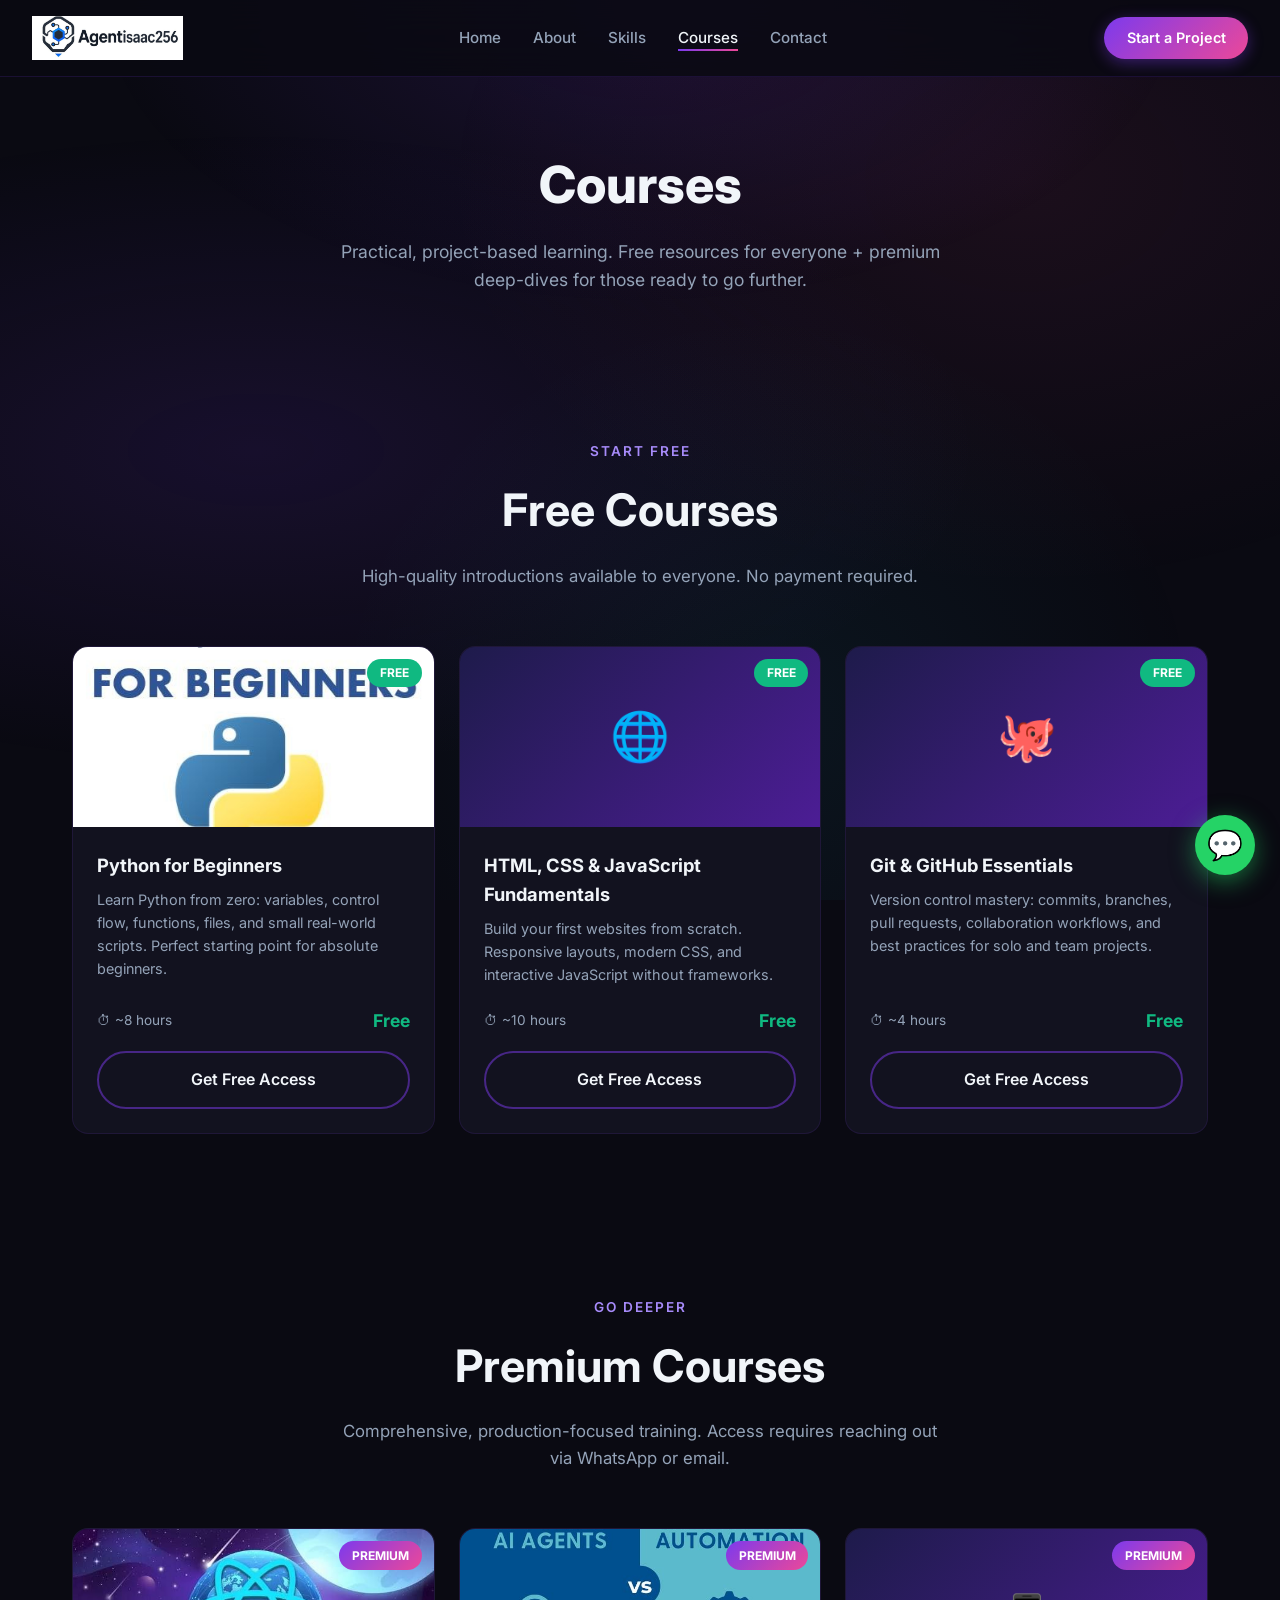
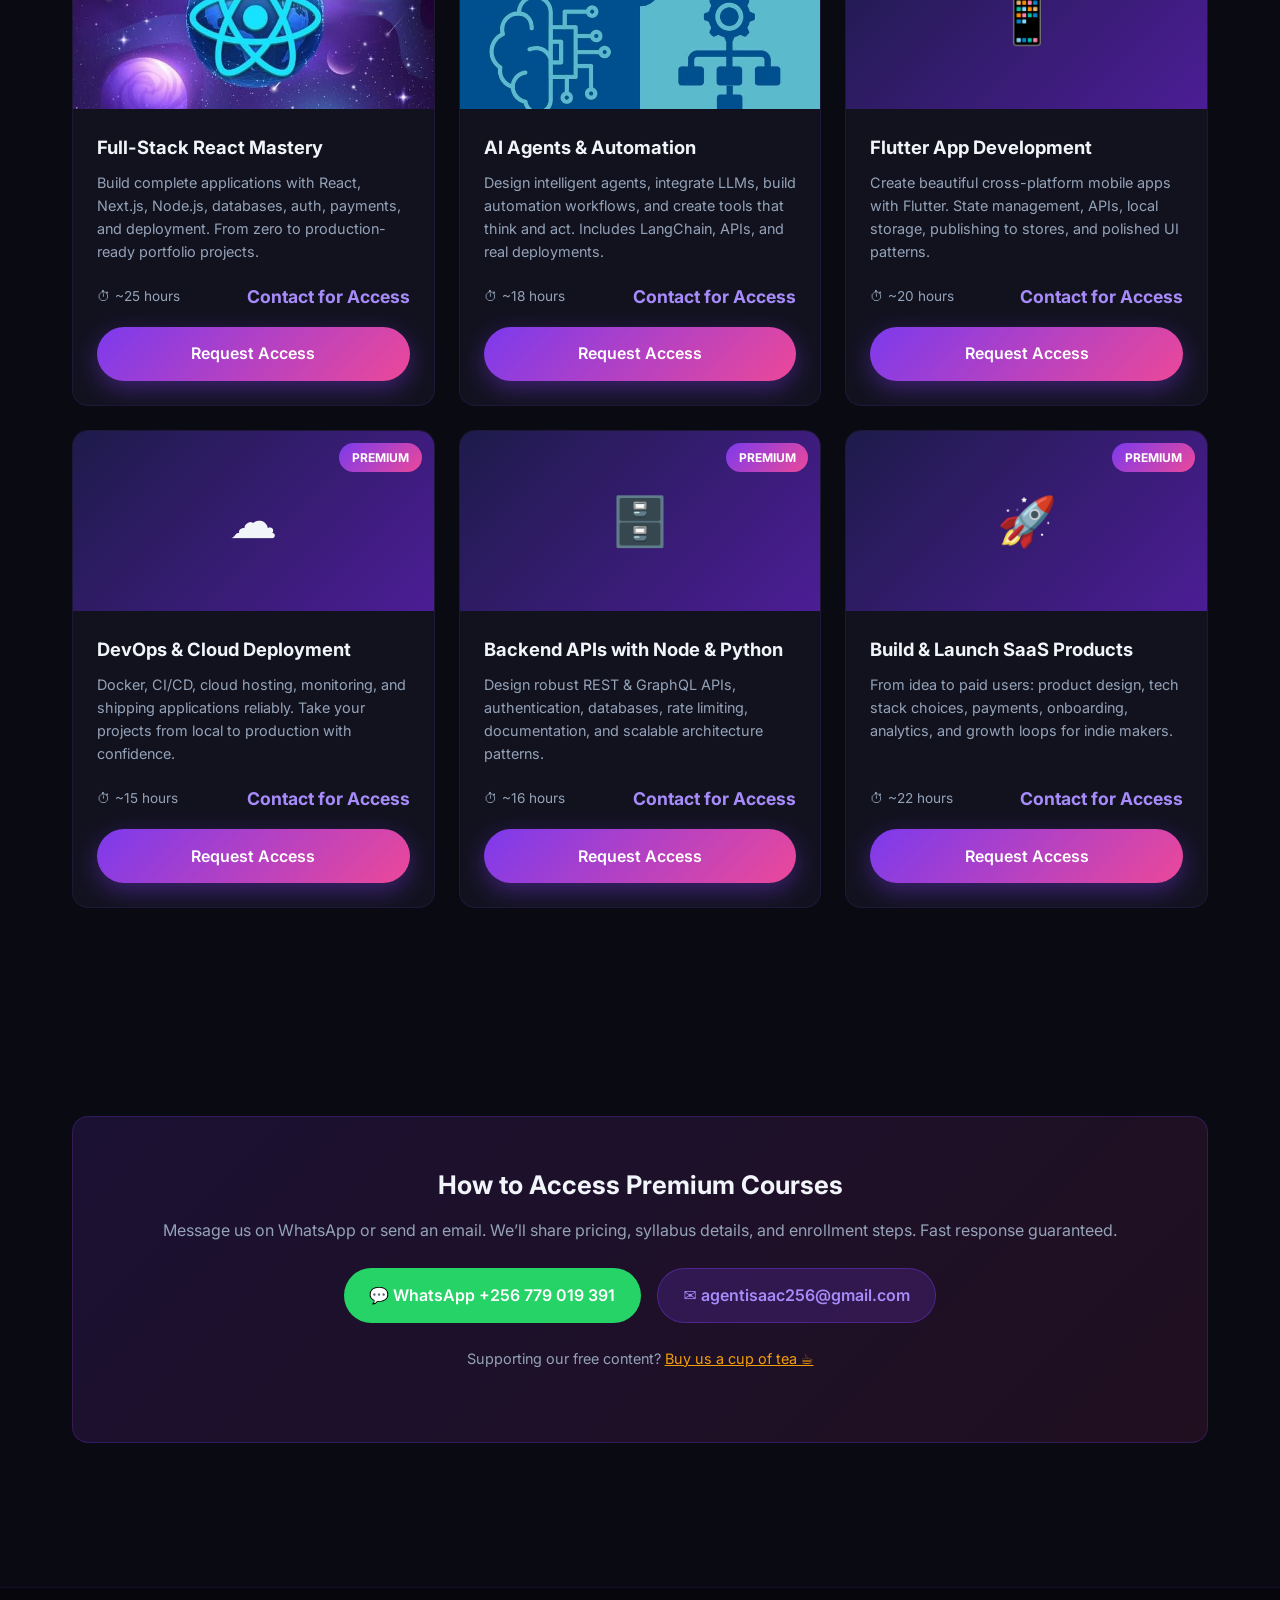
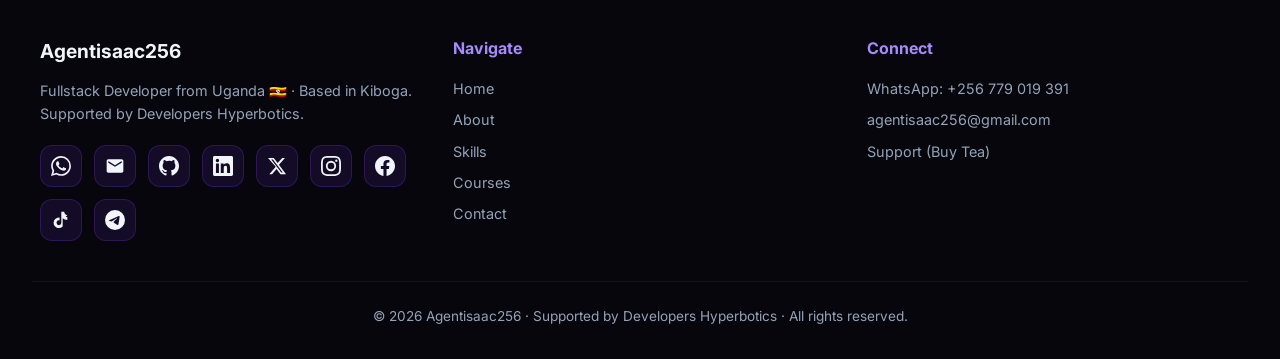
<file: courses.html>
<!DOCTYPE html>
<html lang="en">
<head>
  <meta charset="UTF-8">
  <meta name="viewport" content="width=device-width, initial-scale=1.0">
  <title>Courses | Agentisaac256</title>
  <meta name="description" content="Free and paid courses by Agentisaac256. Learn web development, Python, AI agents, full-stack and more. Contact via WhatsApp or email for paid access.">
  <link rel="preconnect" href="https://fonts.googleapis.com">
  <link rel="preconnect" href="https://fonts.gstatic.com" crossorigin>
  <link href="https://fonts.googleapis.com/css2?family=Inter:wght@400;500;600;700;800&display=swap" rel="stylesheet">
  <link rel="icon" href="favicon.svg" type="image/svg+xml">
  <link rel="stylesheet" href="css/styles.css">
</head>
<body>
  <div class="bg-particles"></div>

  <nav class="navbar">
    <a href="index.html" class="logo"><img src="images/logo.jpg" alt="Agentisaac256"></a>
    <ul class="nav-links">
      <li><a href="index.html">Home</a></li>
      <li><a href="about.html">About</a></li>
      <li><a href="skills.html">Skills</a></li>
      <li><a href="courses.html" class="active">Courses</a></li>
      <li><a href="contact.html">Contact</a></li>
    </ul>
    <a href="contact.html" class="nav-cta">Start a Project</a>
    <button class="hamburger" aria-label="Menu">
      <span></span><span></span><span></span>
    </button>
  </nav>

  <div class="page-header">
    <h1>Courses</h1>
    <p>Practical, project-based learning. Free resources for everyone + premium deep-dives for those ready to go further.</p>
  </div>

  <!-- Free Courses -->
  <section>
    <div class="section-header reveal">
      <span class="eyebrow">Start Free</span>
      <h2>Free Courses</h2>
      <p>High-quality introductions available to everyone. No payment required.</p>
    </div>
    <div class="cards-grid">
      <div class="course-card reveal">
        <div class="course-img">
          <img src="images/python-beginners.jpg" alt="Python for Beginners">
          <span class="course-badge badge-free">Free</span>
        </div>
        <div class="course-body">
          <h3>Python for Beginners</h3>
          <p>Learn Python from zero: variables, control flow, functions, files, and small real-world scripts. Perfect starting point for absolute beginners.</p>
          <div class="course-meta">
            <span>⏱ ~8 hours</span>
            <span class="course-price free">Free</span>
          </div>
          <a href="https://wa.me/256779019391?text=Hi%2C%20I%20want%20the%20free%20Python%20for%20Beginners%20course" target="_blank" class="btn btn-outline" style="justify-content:center;">Get Free Access</a>
        </div>
      </div>
      <div class="course-card reveal">
        <div class="course-img">
          <span>🌐</span>
          <span class="course-badge badge-free">Free</span>
        </div>
        <div class="course-body">
          <h3>HTML, CSS & JavaScript Fundamentals</h3>
          <p>Build your first websites from scratch. Responsive layouts, modern CSS, and interactive JavaScript without frameworks.</p>
          <div class="course-meta">
            <span>⏱ ~10 hours</span>
            <span class="course-price free">Free</span>
          </div>
          <a href="https://wa.me/256779019391?text=Hi%2C%20I%20want%20the%20free%20HTML%20CSS%20JS%20course" target="_blank" class="btn btn-outline" style="justify-content:center;">Get Free Access</a>
        </div>
      </div>
      <div class="course-card reveal">
        <div class="course-img">
          <span>🐙</span>
          <span class="course-badge badge-free">Free</span>
        </div>
        <div class="course-body">
          <h3>Git & GitHub Essentials</h3>
          <p>Version control mastery: commits, branches, pull requests, collaboration workflows, and best practices for solo and team projects.</p>
          <div class="course-meta">
            <span>⏱ ~4 hours</span>
            <span class="course-price free">Free</span>
          </div>
          <a href="https://wa.me/256779019391?text=Hi%2C%20I%20want%20the%20free%20Git%20%26%20GitHub%20course" target="_blank" class="btn btn-outline" style="justify-content:center;">Get Free Access</a>
        </div>
      </div>
    </div>
  </section>

  <!-- Paid Courses -->
  <section>
    <div class="section-header reveal">
      <span class="eyebrow">Go Deeper</span>
      <h2>Premium Courses</h2>
      <p>Comprehensive, production-focused training. Access requires reaching out via WhatsApp or email.</p>
    </div>
    <div class="cards-grid">
      <div class="course-card reveal">
        <div class="course-img">
          <img src="images/react-mastery.jpg" alt="Full-Stack React Mastery">
          <span class="course-badge badge-paid">Premium</span>
        </div>
        <div class="course-body">
          <h3>Full-Stack React Mastery</h3>
          <p>Build complete applications with React, Next.js, Node.js, databases, auth, payments, and deployment. From zero to production-ready portfolio projects.</p>
          <div class="course-meta">
            <span>⏱ ~25 hours</span>
            <span class="course-price">Contact for Access</span>
          </div>
          <a href="https://wa.me/256779019391?text=Hi%20Agentisaac256%2C%20I%27m%20interested%20in%20the%20Full-Stack%20React%20Mastery%20course" target="_blank" class="btn btn-primary" style="justify-content:center;">Request Access</a>
        </div>
      </div>
      <div class="course-card reveal">
        <div class="course-img">
          <img src="images/ai-agents.jpg" alt="AI Agents & Automation">
          <span class="course-badge badge-paid">Premium</span>
        </div>
        <div class="course-body">
          <h3>AI Agents & Automation</h3>
          <p>Design intelligent agents, integrate LLMs, build automation workflows, and create tools that think and act. Includes LangChain, APIs, and real deployments.</p>
          <div class="course-meta">
            <span>⏱ ~18 hours</span>
            <span class="course-price">Contact for Access</span>
          </div>
          <a href="https://wa.me/256779019391?text=Hi%20Agentisaac256%2C%20I%27m%20interested%20in%20the%20AI%20Agents%20%26%20Automation%20course" target="_blank" class="btn btn-primary" style="justify-content:center;">Request Access</a>
        </div>
      </div>
      <div class="course-card reveal">
        <div class="course-img">
          <span>📱</span>
          <span class="course-badge badge-paid">Premium</span>
        </div>
        <div class="course-body">
          <h3>Flutter App Development</h3>
          <p>Create beautiful cross-platform mobile apps with Flutter. State management, APIs, local storage, publishing to stores, and polished UI patterns.</p>
          <div class="course-meta">
            <span>⏱ ~20 hours</span>
            <span class="course-price">Contact for Access</span>
          </div>
          <a href="https://wa.me/256779019391?text=Hi%20Agentisaac256%2C%20I%27m%20interested%20in%20the%20Flutter%20App%20Development%20course" target="_blank" class="btn btn-primary" style="justify-content:center;">Request Access</a>
        </div>
      </div>
      <div class="course-card reveal">
        <div class="course-img">
          <span>☁️</span>
          <span class="course-badge badge-paid">Premium</span>
        </div>
        <div class="course-body">
          <h3>DevOps & Cloud Deployment</h3>
          <p>Docker, CI/CD, cloud hosting, monitoring, and shipping applications reliably. Take your projects from local to production with confidence.</p>
          <div class="course-meta">
            <span>⏱ ~15 hours</span>
            <span class="course-price">Contact for Access</span>
          </div>
          <a href="https://wa.me/256779019391?text=Hi%20Agentisaac256%2C%20I%27m%20interested%20in%20the%20DevOps%20%26%20Cloud%20course" target="_blank" class="btn btn-primary" style="justify-content:center;">Request Access</a>
        </div>
      </div>
      <div class="course-card reveal">
        <div class="course-img">
          <span>🗄️</span>
          <span class="course-badge badge-paid">Premium</span>
        </div>
        <div class="course-body">
          <h3>Backend APIs with Node & Python</h3>
          <p>Design robust REST & GraphQL APIs, authentication, databases, rate limiting, documentation, and scalable architecture patterns.</p>
          <div class="course-meta">
            <span>⏱ ~16 hours</span>
            <span class="course-price">Contact for Access</span>
          </div>
          <a href="https://wa.me/256779019391?text=Hi%20Agentisaac256%2C%20I%27m%20interested%20in%20the%20Backend%20APIs%20course" target="_blank" class="btn btn-primary" style="justify-content:center;">Request Access</a>
        </div>
      </div>
      <div class="course-card reveal">
        <div class="course-img">
          <span>🚀</span>
          <span class="course-badge badge-paid">Premium</span>
        </div>
        <div class="course-body">
          <h3>Build & Launch SaaS Products</h3>
          <p>From idea to paid users: product design, tech stack choices, payments, onboarding, analytics, and growth loops for indie makers.</p>
          <div class="course-meta">
            <span>⏱ ~22 hours</span>
            <span class="course-price">Contact for Access</span>
          </div>
          <a href="https://wa.me/256779019391?text=Hi%20Agentisaac256%2C%20I%27m%20interested%20in%20the%20SaaS%20Products%20course" target="_blank" class="btn btn-primary" style="justify-content:center;">Request Access</a>
        </div>
      </div>
    </div>
  </section>

  <!-- How to access paid -->
  <section>
    <div class="cta-box reveal">
      <h3>How to Access Premium Courses</h3>
      <p>Message us on WhatsApp or send an email. We’ll share pricing, syllabus details, and enrollment steps. Fast response guaranteed.</p>
      <div class="contact-methods">
        <a href="https://wa.me/256779019391?text=Hi%20Agentisaac256%2C%20I%20want%20to%20enroll%20in%20a%20premium%20course" target="_blank" class="contact-btn whatsapp">💬 WhatsApp +256 779 019 391</a>
        <a href="mailto:agentisaac256@gmail.com?subject=Premium%20Course%20Inquiry" class="contact-btn email">✉️ agentisaac256@gmail.com</a>
      </div>
      <p style="margin-top:1.5rem; font-size:0.9rem; color:var(--text-muted);">Supporting our free content? <a href="https://wallet.wearemarz.com/pay/agenttea" target="_blank" style="color:var(--warning);">Buy us a cup of tea ☕</a></p>
    </div>
  </section>

  <footer>
    <div class="footer-content">
      <div class="footer-brand">
        <h3>Agentisaac256</h3>
        <p>Fullstack Developer from Uganda 🇺🇬 · Based in Kiboga. Supported by Developers Hyperbotics.</p>
        <div class="social-icons">
          <a href="https://wa.me/256779019391" target="_blank" rel="noopener" class="whatsapp" title="WhatsApp" aria-label="WhatsApp">
            <svg viewBox="0 0 24 24" aria-hidden="true"><path d="M17.472 14.382c-.297-.149-1.758-.867-2.03-.967-.273-.099-.471-.148-.67.15-.197.297-.767.966-.94 1.164-.173.199-.347.223-.644.075-.297-.15-1.255-.463-2.39-1.475-.883-.788-1.48-1.761-1.653-2.059-.173-.297-.018-.458.13-.606.134-.133.298-.347.446-.52.149-.174.198-.298.298-.497.099-.198.05-.371-.025-.52-.075-.149-.669-1.612-.916-2.207-.242-.579-.487-.5-.669-.51-.173-.008-.371-.01-.57-.01-.198 0-.52.074-.792.372-.272.297-1.04 1.016-1.04 2.479 0 1.462 1.065 2.875 1.213 3.074.149.198 2.096 3.2 5.077 4.487.709.306 1.262.489 1.694.625.712.227 1.36.195 1.871.118.571-.085 1.758-.719 2.006-1.413.248-.694.248-1.289.173-1.413-.074-.124-.272-.198-.57-.347m-5.421 7.403h-.004a9.87 9.87 0 01-5.031-1.378l-.361-.214-3.741.982.998-3.648-.235-.374a9.86 9.86 0 01-1.51-5.26c.001-5.45 4.436-9.884 9.888-9.884 2.64 0 5.122 1.03 6.988 2.898a9.825 9.825 0 012.893 6.994c-.003 5.45-4.435 9.884-9.885 9.884m8.413-18.297A11.815 11.815 0 0012.05 0C5.495 0 .16 5.335.157 11.892c0 2.096.547 4.142 1.588 5.945L.057 24l6.305-1.654a11.882 11.882 0 005.683 1.448h.005c6.554 0 11.89-5.335 11.893-11.893a11.821 11.821 0 00-3.48-8.413z"/></svg>
          </a>
          <a href="mailto:agentisaac256@gmail.com" class="email" title="Email" aria-label="Email">
            <svg viewBox="0 0 24 24" aria-hidden="true"><path d="M20 4H4c-1.1 0-1.99.9-1.99 2L2 18c0 1.1.9 2 2 2h16c1.1 0 2-.9 2-2V6c0-1.1-.9-2-2-2zm0 4l-8 5-8-5V6l8 5 8-5v2z"/></svg>
          </a>
          <a href="https://github.com/Agentisaac256" target="_blank" rel="noopener" class="github" title="GitHub" aria-label="GitHub">
            <svg viewBox="0 0 24 24" aria-hidden="true"><path d="M12 0C5.374 0 0 5.373 0 12c0 5.302 3.438 9.8 8.207 11.387.599.111.793-.261.793-.577v-2.234c-3.338.726-4.033-1.416-4.033-1.416-.546-1.387-1.333-1.756-1.333-1.756-1.089-.745.083-.729.083-.729 1.205.084 1.839 1.237 1.839 1.237 1.07 1.834 2.807 1.304 3.492.997.107-.775.418-1.305.762-1.604-2.665-.305-5.467-1.334-5.467-5.931 0-1.311.469-2.381 1.236-3.221-.124-.303-.535-1.524.117-3.176 0 0 1.008-.322 3.301 1.23A11.509 11.509 0 0112 5.803c1.02.005 2.047.138 3.006.404 2.291-1.552 3.297-1.23 3.297-1.23.653 1.653.242 2.874.118 3.176.77.84 1.235 1.911 1.235 3.221 0 4.609-2.807 5.624-5.479 5.921.43.372.823 1.102.823 2.222v3.293c0 .319.192.694.801.576C20.566 21.797 24 17.3 24 12c0-6.627-5.373-12-12-12z"/></svg>
          </a>
          <a href="https://www.linkedin.com/in/Agentisaac256" target="_blank" rel="noopener" class="linkedin" title="LinkedIn" aria-label="LinkedIn">
            <svg viewBox="0 0 24 24" aria-hidden="true"><path d="M20.447 20.452h-3.554v-5.569c0-1.328-.027-3.037-1.852-3.037-1.853 0-2.136 1.445-2.136 2.939v5.667H9.351V9h3.414v1.561h.046c.477-.9 1.637-1.85 3.37-1.85 3.601 0 4.267 2.37 4.267 5.455v6.286zM5.337 7.433a2.062 2.062 0 01-2.063-2.065 2.064 2.064 0 112.063 2.065zm1.782 13.019H3.555V9h3.564v11.452zM22.225 0H1.771C.792 0 0 .774 0 1.729v20.542C0 23.227.792 24 1.771 24h20.451C23.2 24 24 23.227 24 22.271V1.729C24 .774 23.2 0 22.222 0h.003z"/></svg>
          </a>
          <a href="https://twitter.com/Agentisaac256" target="_blank" rel="noopener" class="twitter" title="X (Twitter)" aria-label="X Twitter">
            <svg viewBox="0 0 24 24" aria-hidden="true"><path d="M18.244 2.25h3.308l-7.227 8.26 8.502 11.24H16.17l-4.714-6.231-5.401 6.231H2.752l7.727-8.828L1.254 2.25H8.08l4.713 6.231zm-1.161 17.52h1.833L7.084 4.126H5.117z"/></svg>
          </a>
          <a href="https://www.instagram.com/Agentisaac256" target="_blank" rel="noopener" class="instagram" title="Instagram" aria-label="Instagram">
            <svg viewBox="0 0 24 24" aria-hidden="true"><path d="M12 2.163c3.204 0 3.584.012 4.85.07 3.252.148 4.771 1.691 4.919 4.919.058 1.265.069 1.645.069 4.849 0 3.205-.012 3.584-.069 4.849-.149 3.225-1.664 4.771-4.919 4.919-1.266.058-1.644.07-4.85.07-3.204 0-3.584-.012-4.849-.07-3.26-.149-4.771-1.699-4.919-4.92-.058-1.265-.07-1.644-.07-4.849 0-3.204.013-3.583.07-4.849.149-3.227 1.664-4.771 4.919-4.919 1.266-.057 1.645-.069 4.849-.069zM12 0C8.741 0 8.333.014 7.053.072 2.695.272.273 2.69.073 7.052.014 8.333 0 8.741 0 12c0 3.259.014 3.668.072 4.948.2 4.358 2.618 6.78 6.98 6.98C8.333 23.986 8.741 24 12 24c3.259 0 3.668-.014 4.948-.072 4.354-.2 6.782-2.618 6.979-6.98.059-1.28.073-1.689.073-4.948 0-3.259-.014-3.667-.072-4.947-.196-4.354-2.617-6.78-6.979-6.98C15.668.014 15.259 0 12 0zm0 5.838a6.162 6.162 0 100 12.324 6.162 6.162 0 000-12.324zM12 16a4 4 0 110-8 4 4 0 010 8zm6.406-11.845a1.44 1.44 0 100 2.881 1.44 1.44 0 000-2.881z"/></svg>
          </a>
          <a href="https://www.facebook.com/Agentisaac256" target="_blank" rel="noopener" class="facebook" title="Facebook" aria-label="Facebook">
            <svg viewBox="0 0 24 24" aria-hidden="true"><path d="M24 12.073c0-6.627-5.373-12-12-12s-12 5.373-12 12c0 5.99 4.388 10.954 10.125 11.854v-8.385H7.078v-3.47h3.047V9.43c0-3.007 1.792-4.669 4.533-4.669 1.312 0 2.686.235 2.686.235v2.953H15.83c-1.491 0-1.956.925-1.956 1.874v2.25h3.328l-.532 3.47h-2.796v8.385C19.612 23.027 24 18.062 24 12.073z"/></svg>
          </a>
          <a href="https://www.tiktok.com/@agent_da_ceo" target="_blank" rel="noopener" class="tiktok" title="TikTok" aria-label="TikTok">
            <svg viewBox="0 0 24 24" aria-hidden="true"><path d="M19.59 6.69a4.83 4.83 0 01-3.77-4.25V2h-3.45v13.67a2.89 2.89 0 01-2.88 2.5 2.89 2.89 0 01-2.89-2.89 2.89 2.89 0 012.89-2.89c.28 0 .54.04.79.12v-3.48a6.37 6.37 0 00-.79-.05A6.34 6.34 0 003.15 15.3a6.34 6.34 0 0010.86 4.43V9.79a8.2 8.2 0 005.58 2.17V8.5a4.85 4.85 0 01-1.99-.81z"/></svg>
          </a>
          <a href="https://t.me/Agentisaac256" target="_blank" rel="noopener" class="telegram" title="Telegram" aria-label="Telegram">
            <svg viewBox="0 0 24 24" aria-hidden="true"><path d="M11.944 0A12 12 0 000 12a12 12 0 0012 12 12 12 0 0012-12A12 12 0 0012 0a12 12 0 00-.056 0zm4.962 7.224c.1-.002.321.023.465.14a.506.506 0 01.171.325c.016.093.036.306.02.472-.18 1.898-.962 6.502-1.36 8.627-.168.9-.499 1.201-.82 1.23-.696.065-1.225-.46-1.9-.902-1.056-.693-1.653-1.124-2.678-1.8-1.185-.78-.417-1.21.258-1.91.177-.184 3.247-2.977 3.307-3.23.007-.032.014-.15-.056-.212s-.174-.041-.249-.024c-.106.024-1.793 1.14-5.061 3.345-.48.33-.913.49-1.302.48-.428-.008-1.252-.241-1.865-.44-.752-.245-1.349-.374-1.297-.789.027-.216.325-.437.893-.663 3.498-1.524 5.83-2.529 6.998-3.014 3.332-1.386 4.025-1.627 4.476-1.635z"/></svg>
          </a>
        </div>
      </div>
      <div class="footer-links">
        <h4>Navigate</h4>
        <ul>
          <li><a href="index.html">Home</a></li>
          <li><a href="about.html">About</a></li>
          <li><a href="skills.html">Skills</a></li>
          <li><a href="courses.html">Courses</a></li>
          <li><a href="contact.html">Contact</a></li>
        </ul>
      </div>
      <div class="footer-links">
        <h4>Connect</h4>
        <ul>
          <li><a href="https://wa.me/256779019391" target="_blank">WhatsApp: +256 779 019 391</a></li>
          <li><a href="mailto:agentisaac256@gmail.com">agentisaac256@gmail.com</a></li>
          <li><a href="https://wallet.wearemarz.com/pay/agenttea" target="_blank">Support (Buy Tea)</a></li>
        </ul>
      </div>
    </div>
    <div class="footer-bottom">
      <p>© 2026 Agentisaac256 · Supported by Developers Hyperbotics · All rights reserved.</p>
    </div>
  </footer>

  <a href="https://wa.me/256779019391?text=Hi%20Agentisaac256%2C%20I%27d%20like%20to%20discuss%20a%20project" class="float-whatsapp" target="_blank" rel="noopener" title="Chat on WhatsApp">💬</a>

  <script src="js/main.js"></script>
</body>
</html>
</file>
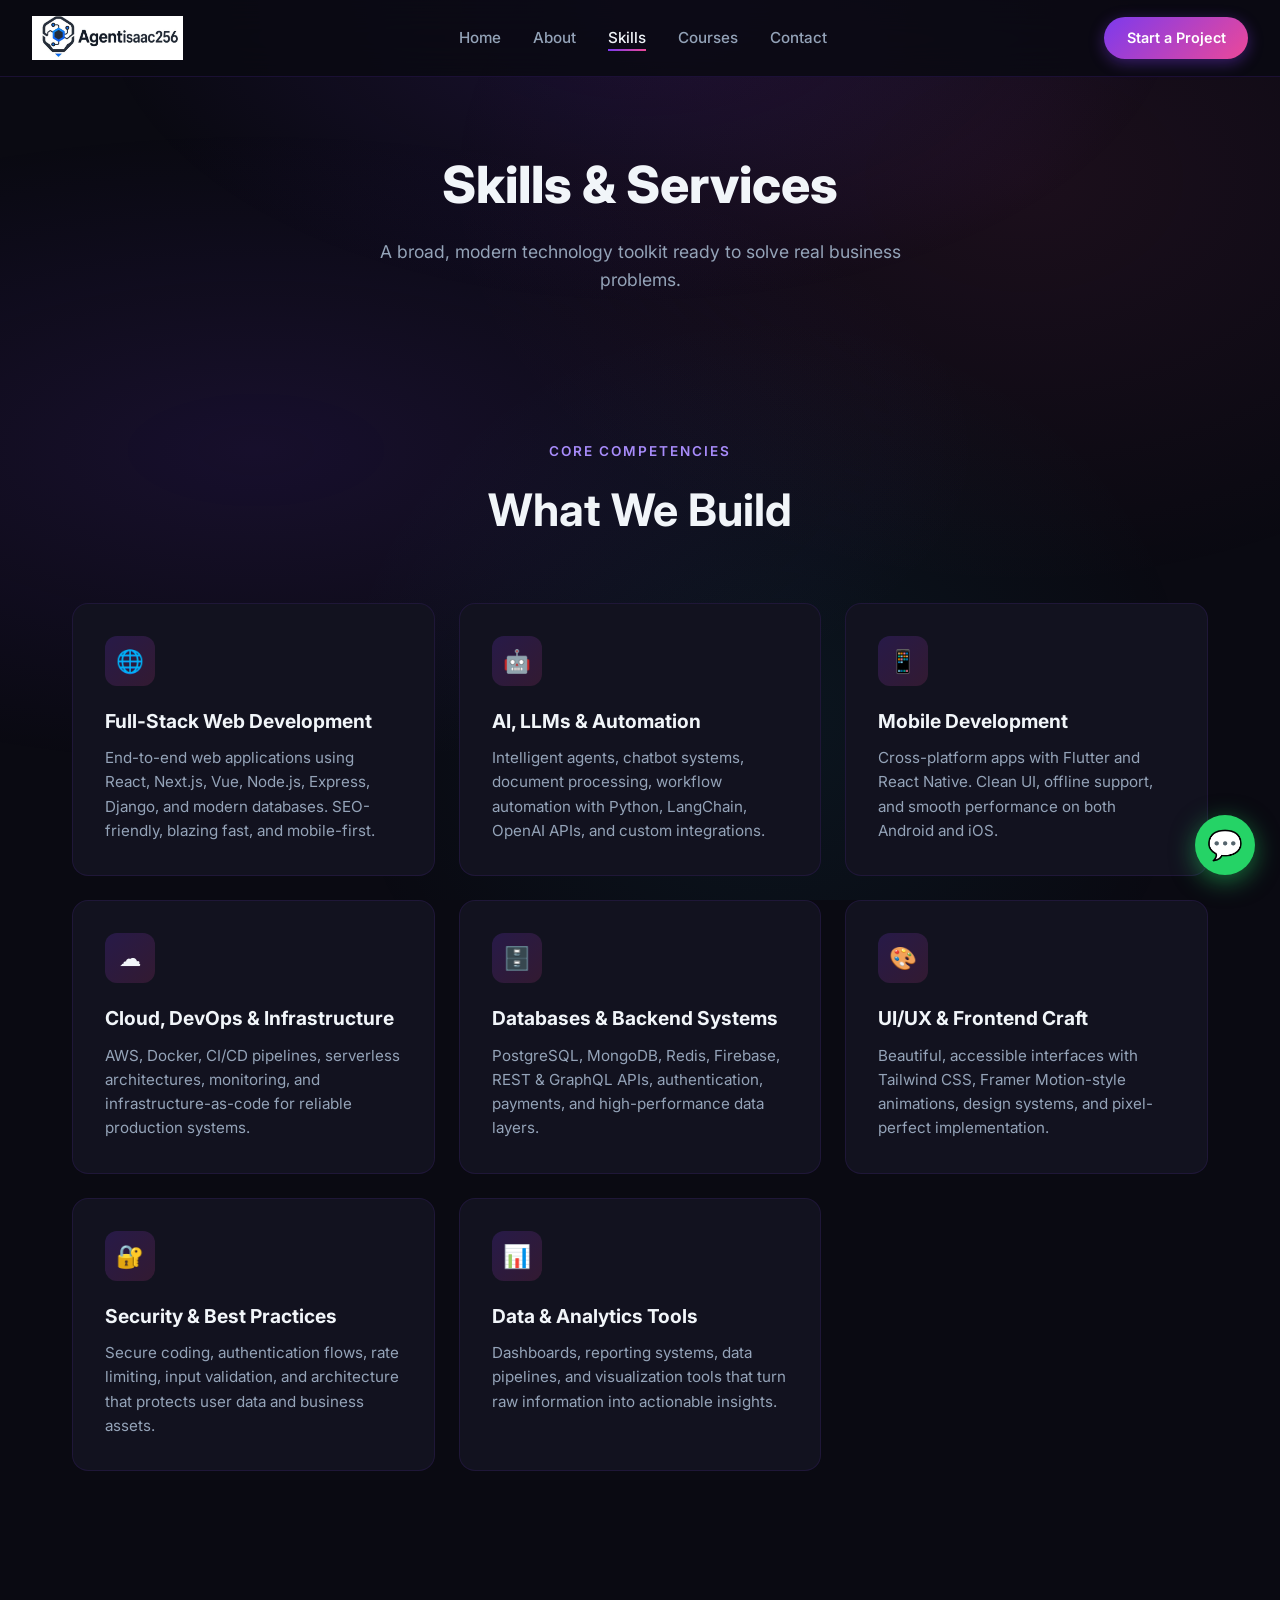
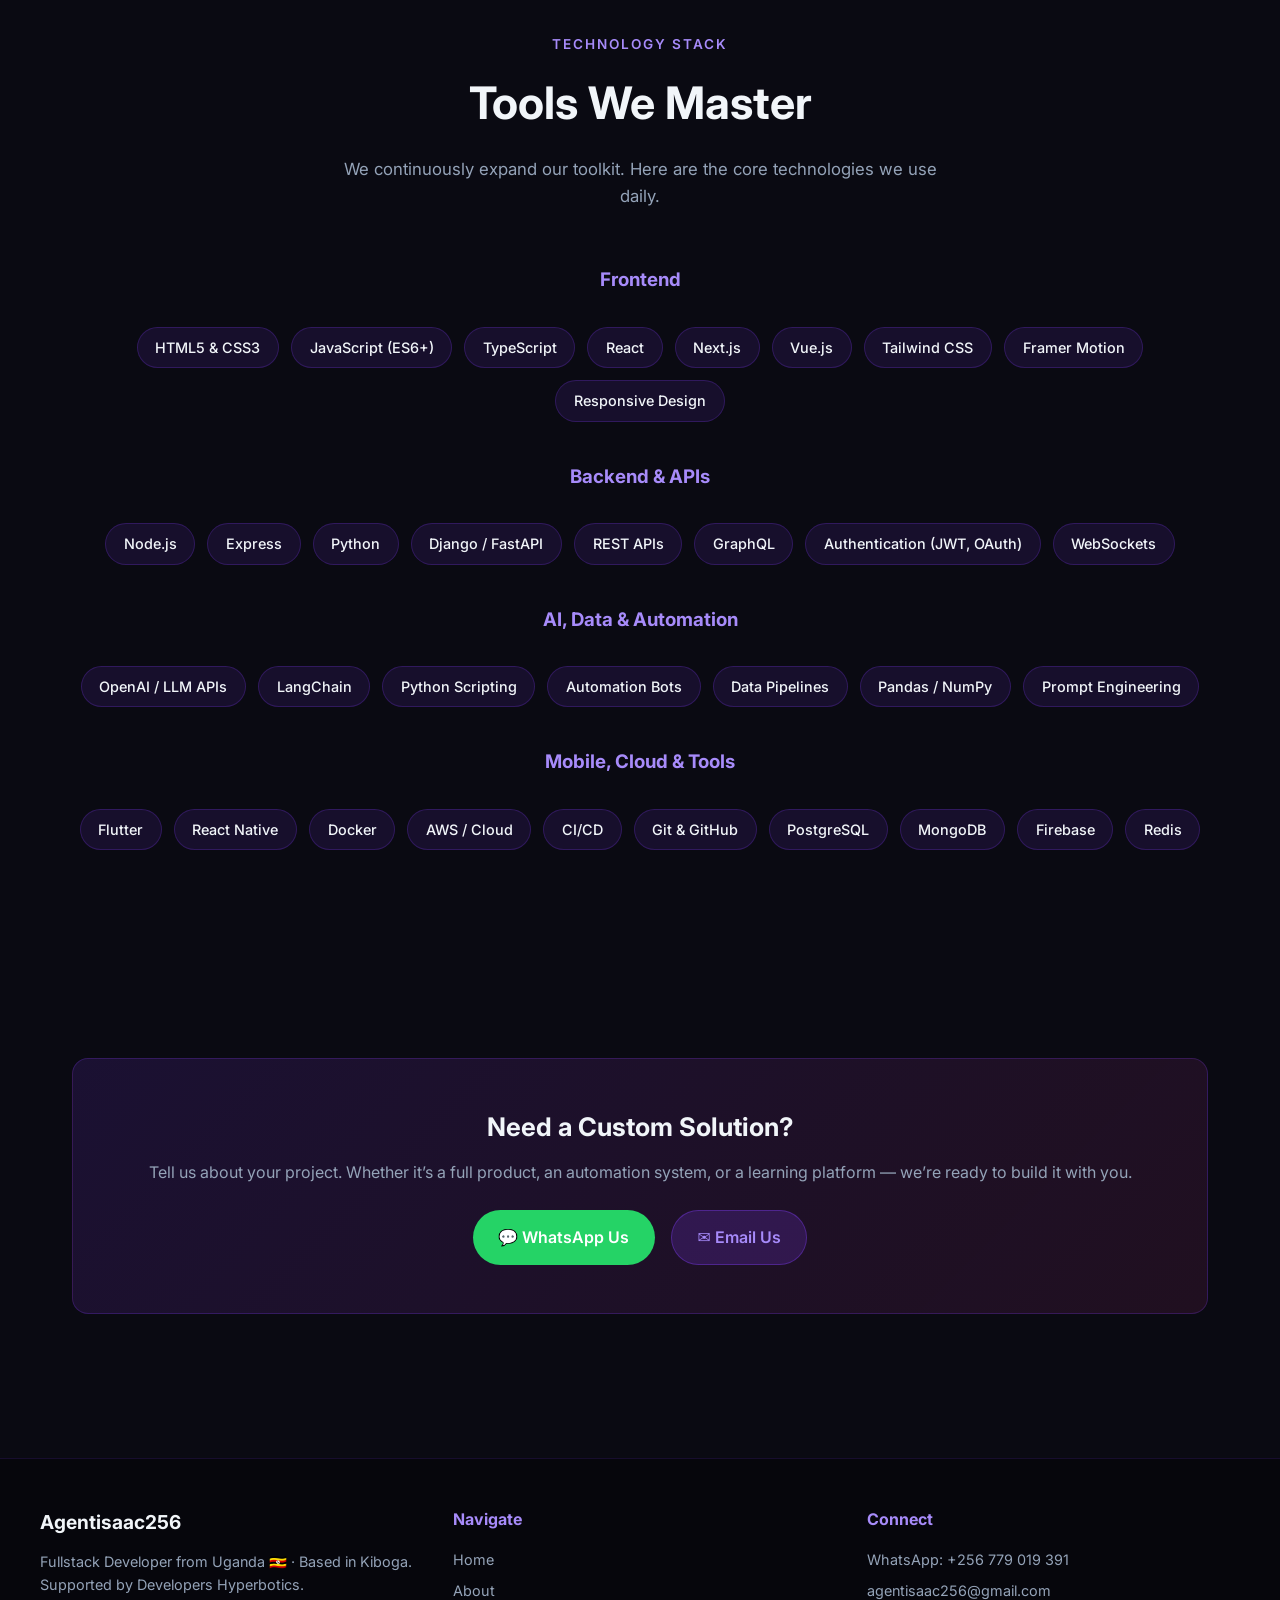
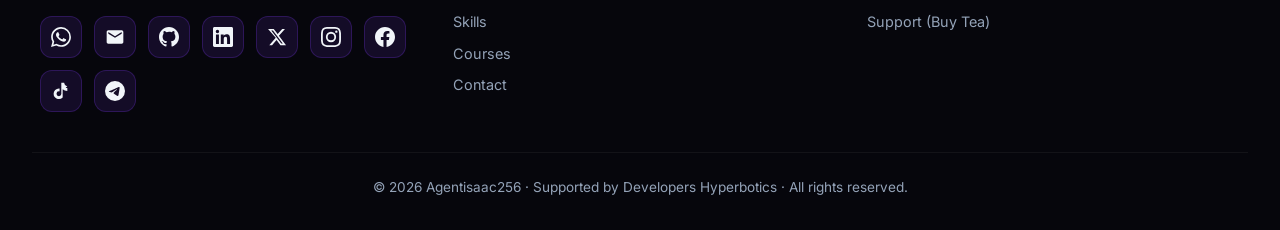
<file: skills.html>
<!DOCTYPE html>
<html lang="en">
<head>
  <meta charset="UTF-8">
  <meta name="viewport" content="width=device-width, initial-scale=1.0">
  <title>Skills & Services | Agentisaac256</title>
  <meta name="description" content="Full tech stack and services offered by Agentisaac256 — web, mobile, AI, cloud, automation and more.">
  <link rel="preconnect" href="https://fonts.googleapis.com">
  <link rel="preconnect" href="https://fonts.gstatic.com" crossorigin>
  <link href="https://fonts.googleapis.com/css2?family=Inter:wght@400;500;600;700;800&display=swap" rel="stylesheet">
  <link rel="icon" href="favicon.svg" type="image/svg+xml">
  <link rel="stylesheet" href="css/styles.css">
</head>
<body>
  <div class="bg-particles"></div>

  <nav class="navbar">
    <a href="index.html" class="logo"><img src="images/logo.jpg" alt="Agentisaac256"></a>
    <ul class="nav-links">
      <li><a href="index.html">Home</a></li>
      <li><a href="about.html">About</a></li>
      <li><a href="skills.html" class="active">Skills</a></li>
      <li><a href="courses.html">Courses</a></li>
      <li><a href="contact.html">Contact</a></li>
    </ul>
    <a href="contact.html" class="nav-cta">Start a Project</a>
    <button class="hamburger" aria-label="Menu">
      <span></span><span></span><span></span>
    </button>
  </nav>

  <div class="page-header">
    <h1>Skills & Services</h1>
    <p>A broad, modern technology toolkit ready to solve real business problems.</p>
  </div>

  <section>
    <div class="section-header reveal">
      <span class="eyebrow">Core Competencies</span>
      <h2>What We Build</h2>
    </div>
    <div class="cards-grid">
      <div class="card reveal">
        <div class="card-icon">🌐</div>
        <h3>Full-Stack Web Development</h3>
        <p>End-to-end web applications using React, Next.js, Vue, Node.js, Express, Django, and modern databases. SEO-friendly, blazing fast, and mobile-first.</p>
      </div>
      <div class="card reveal">
        <div class="card-icon">🤖</div>
        <h3>AI, LLMs & Automation</h3>
        <p>Intelligent agents, chatbot systems, document processing, workflow automation with Python, LangChain, OpenAI APIs, and custom integrations.</p>
      </div>
      <div class="card reveal">
        <div class="card-icon">📱</div>
        <h3>Mobile Development</h3>
        <p>Cross-platform apps with Flutter and React Native. Clean UI, offline support, and smooth performance on both Android and iOS.</p>
      </div>
      <div class="card reveal">
        <div class="card-icon">☁️</div>
        <h3>Cloud, DevOps & Infrastructure</h3>
        <p>AWS, Docker, CI/CD pipelines, serverless architectures, monitoring, and infrastructure-as-code for reliable production systems.</p>
      </div>
      <div class="card reveal">
        <div class="card-icon">🗄️</div>
        <h3>Databases & Backend Systems</h3>
        <p>PostgreSQL, MongoDB, Redis, Firebase, REST & GraphQL APIs, authentication, payments, and high-performance data layers.</p>
      </div>
      <div class="card reveal">
        <div class="card-icon">🎨</div>
        <h3>UI/UX & Frontend Craft</h3>
        <p>Beautiful, accessible interfaces with Tailwind CSS, Framer Motion-style animations, design systems, and pixel-perfect implementation.</p>
      </div>
      <div class="card reveal">
        <div class="card-icon">🔐</div>
        <h3>Security & Best Practices</h3>
        <p>Secure coding, authentication flows, rate limiting, input validation, and architecture that protects user data and business assets.</p>
      </div>
      <div class="card reveal">
        <div class="card-icon">📊</div>
        <h3>Data & Analytics Tools</h3>
        <p>Dashboards, reporting systems, data pipelines, and visualization tools that turn raw information into actionable insights.</p>
      </div>
    </div>
  </section>

  <section>
    <div class="section-header reveal">
      <span class="eyebrow">Technology Stack</span>
      <h2>Tools We Master</h2>
      <p>We continuously expand our toolkit. Here are the core technologies we use daily.</p>
    </div>

    <div class="reveal">
      <h3 style="text-align:center; margin-bottom:1rem; color:var(--purple-light);">Frontend</h3>
      <div class="skills-container">
        <span class="skill-tag">HTML5 & CSS3</span>
        <span class="skill-tag">JavaScript (ES6+)</span>
        <span class="skill-tag">TypeScript</span>
        <span class="skill-tag">React</span>
        <span class="skill-tag">Next.js</span>
        <span class="skill-tag">Vue.js</span>
        <span class="skill-tag">Tailwind CSS</span>
        <span class="skill-tag">Framer Motion</span>
        <span class="skill-tag">Responsive Design</span>
      </div>
    </div>

    <div class="reveal" style="margin-top:2.5rem;">
      <h3 style="text-align:center; margin-bottom:1rem; color:var(--purple-light);">Backend & APIs</h3>
      <div class="skills-container">
        <span class="skill-tag">Node.js</span>
        <span class="skill-tag">Express</span>
        <span class="skill-tag">Python</span>
        <span class="skill-tag">Django / FastAPI</span>
        <span class="skill-tag">REST APIs</span>
        <span class="skill-tag">GraphQL</span>
        <span class="skill-tag">Authentication (JWT, OAuth)</span>
        <span class="skill-tag">WebSockets</span>
      </div>
    </div>

    <div class="reveal" style="margin-top:2.5rem;">
      <h3 style="text-align:center; margin-bottom:1rem; color:var(--purple-light);">AI, Data & Automation</h3>
      <div class="skills-container">
        <span class="skill-tag">OpenAI / LLM APIs</span>
        <span class="skill-tag">LangChain</span>
        <span class="skill-tag">Python Scripting</span>
        <span class="skill-tag">Automation Bots</span>
        <span class="skill-tag">Data Pipelines</span>
        <span class="skill-tag">Pandas / NumPy</span>
        <span class="skill-tag">Prompt Engineering</span>
      </div>
    </div>

    <div class="reveal" style="margin-top:2.5rem;">
      <h3 style="text-align:center; margin-bottom:1rem; color:var(--purple-light);">Mobile, Cloud & Tools</h3>
      <div class="skills-container">
        <span class="skill-tag">Flutter</span>
        <span class="skill-tag">React Native</span>
        <span class="skill-tag">Docker</span>
        <span class="skill-tag">AWS / Cloud</span>
        <span class="skill-tag">CI/CD</span>
        <span class="skill-tag">Git & GitHub</span>
        <span class="skill-tag">PostgreSQL</span>
        <span class="skill-tag">MongoDB</span>
        <span class="skill-tag">Firebase</span>
        <span class="skill-tag">Redis</span>
      </div>
    </div>
  </section>

  <section>
    <div class="cta-box reveal">
      <h3>Need a Custom Solution?</h3>
      <p>Tell us about your project. Whether it’s a full product, an automation system, or a learning platform — we’re ready to build it with you.</p>
      <div class="contact-methods">
        <a href="https://wa.me/256779019391" target="_blank" class="contact-btn whatsapp">💬 WhatsApp Us</a>
        <a href="mailto:agentisaac256@gmail.com" class="contact-btn email">✉️ Email Us</a>
      </div>
    </div>
  </section>

  <footer>
    <div class="footer-content">
      <div class="footer-brand">
        <h3>Agentisaac256</h3>
        <p>Fullstack Developer from Uganda 🇺🇬 · Based in Kiboga. Supported by Developers Hyperbotics.</p>
        <div class="social-icons">
          <a href="https://wa.me/256779019391" target="_blank" rel="noopener" class="whatsapp" title="WhatsApp" aria-label="WhatsApp">
            <svg viewBox="0 0 24 24" aria-hidden="true"><path d="M17.472 14.382c-.297-.149-1.758-.867-2.03-.967-.273-.099-.471-.148-.67.15-.197.297-.767.966-.94 1.164-.173.199-.347.223-.644.075-.297-.15-1.255-.463-2.39-1.475-.883-.788-1.48-1.761-1.653-2.059-.173-.297-.018-.458.13-.606.134-.133.298-.347.446-.52.149-.174.198-.298.298-.497.099-.198.05-.371-.025-.52-.075-.149-.669-1.612-.916-2.207-.242-.579-.487-.5-.669-.51-.173-.008-.371-.01-.57-.01-.198 0-.52.074-.792.372-.272.297-1.04 1.016-1.04 2.479 0 1.462 1.065 2.875 1.213 3.074.149.198 2.096 3.2 5.077 4.487.709.306 1.262.489 1.694.625.712.227 1.36.195 1.871.118.571-.085 1.758-.719 2.006-1.413.248-.694.248-1.289.173-1.413-.074-.124-.272-.198-.57-.347m-5.421 7.403h-.004a9.87 9.87 0 01-5.031-1.378l-.361-.214-3.741.982.998-3.648-.235-.374a9.86 9.86 0 01-1.51-5.26c.001-5.45 4.436-9.884 9.888-9.884 2.64 0 5.122 1.03 6.988 2.898a9.825 9.825 0 012.893 6.994c-.003 5.45-4.435 9.884-9.885 9.884m8.413-18.297A11.815 11.815 0 0012.05 0C5.495 0 .16 5.335.157 11.892c0 2.096.547 4.142 1.588 5.945L.057 24l6.305-1.654a11.882 11.882 0 005.683 1.448h.005c6.554 0 11.89-5.335 11.893-11.893a11.821 11.821 0 00-3.48-8.413z"/></svg>
          </a>
          <a href="mailto:agentisaac256@gmail.com" class="email" title="Email" aria-label="Email">
            <svg viewBox="0 0 24 24" aria-hidden="true"><path d="M20 4H4c-1.1 0-1.99.9-1.99 2L2 18c0 1.1.9 2 2 2h16c1.1 0 2-.9 2-2V6c0-1.1-.9-2-2-2zm0 4l-8 5-8-5V6l8 5 8-5v2z"/></svg>
          </a>
          <a href="https://github.com/Agentisaac256" target="_blank" rel="noopener" class="github" title="GitHub" aria-label="GitHub">
            <svg viewBox="0 0 24 24" aria-hidden="true"><path d="M12 0C5.374 0 0 5.373 0 12c0 5.302 3.438 9.8 8.207 11.387.599.111.793-.261.793-.577v-2.234c-3.338.726-4.033-1.416-4.033-1.416-.546-1.387-1.333-1.756-1.333-1.756-1.089-.745.083-.729.083-.729 1.205.084 1.839 1.237 1.839 1.237 1.07 1.834 2.807 1.304 3.492.997.107-.775.418-1.305.762-1.604-2.665-.305-5.467-1.334-5.467-5.931 0-1.311.469-2.381 1.236-3.221-.124-.303-.535-1.524.117-3.176 0 0 1.008-.322 3.301 1.23A11.509 11.509 0 0112 5.803c1.02.005 2.047.138 3.006.404 2.291-1.552 3.297-1.23 3.297-1.23.653 1.653.242 2.874.118 3.176.77.84 1.235 1.911 1.235 3.221 0 4.609-2.807 5.624-5.479 5.921.43.372.823 1.102.823 2.222v3.293c0 .319.192.694.801.576C20.566 21.797 24 17.3 24 12c0-6.627-5.373-12-12-12z"/></svg>
          </a>
          <a href="https://www.linkedin.com/in/Agentisaac256" target="_blank" rel="noopener" class="linkedin" title="LinkedIn" aria-label="LinkedIn">
            <svg viewBox="0 0 24 24" aria-hidden="true"><path d="M20.447 20.452h-3.554v-5.569c0-1.328-.027-3.037-1.852-3.037-1.853 0-2.136 1.445-2.136 2.939v5.667H9.351V9h3.414v1.561h.046c.477-.9 1.637-1.85 3.37-1.85 3.601 0 4.267 2.37 4.267 5.455v6.286zM5.337 7.433a2.062 2.062 0 01-2.063-2.065 2.064 2.064 0 112.063 2.065zm1.782 13.019H3.555V9h3.564v11.452zM22.225 0H1.771C.792 0 0 .774 0 1.729v20.542C0 23.227.792 24 1.771 24h20.451C23.2 24 24 23.227 24 22.271V1.729C24 .774 23.2 0 22.222 0h.003z"/></svg>
          </a>
          <a href="https://twitter.com/Agentisaac256" target="_blank" rel="noopener" class="twitter" title="X (Twitter)" aria-label="X Twitter">
            <svg viewBox="0 0 24 24" aria-hidden="true"><path d="M18.244 2.25h3.308l-7.227 8.26 8.502 11.24H16.17l-4.714-6.231-5.401 6.231H2.752l7.727-8.828L1.254 2.25H8.08l4.713 6.231zm-1.161 17.52h1.833L7.084 4.126H5.117z"/></svg>
          </a>
          <a href="https://www.instagram.com/Agentisaac256" target="_blank" rel="noopener" class="instagram" title="Instagram" aria-label="Instagram">
            <svg viewBox="0 0 24 24" aria-hidden="true"><path d="M12 2.163c3.204 0 3.584.012 4.85.07 3.252.148 4.771 1.691 4.919 4.919.058 1.265.069 1.645.069 4.849 0 3.205-.012 3.584-.069 4.849-.149 3.225-1.664 4.771-4.919 4.919-1.266.058-1.644.07-4.85.07-3.204 0-3.584-.012-4.849-.07-3.26-.149-4.771-1.699-4.919-4.92-.058-1.265-.07-1.644-.07-4.849 0-3.204.013-3.583.07-4.849.149-3.227 1.664-4.771 4.919-4.919 1.266-.057 1.645-.069 4.849-.069zM12 0C8.741 0 8.333.014 7.053.072 2.695.272.273 2.69.073 7.052.014 8.333 0 8.741 0 12c0 3.259.014 3.668.072 4.948.2 4.358 2.618 6.78 6.98 6.98C8.333 23.986 8.741 24 12 24c3.259 0 3.668-.014 4.948-.072 4.354-.2 6.782-2.618 6.979-6.98.059-1.28.073-1.689.073-4.948 0-3.259-.014-3.667-.072-4.947-.196-4.354-2.617-6.78-6.979-6.98C15.668.014 15.259 0 12 0zm0 5.838a6.162 6.162 0 100 12.324 6.162 6.162 0 000-12.324zM12 16a4 4 0 110-8 4 4 0 010 8zm6.406-11.845a1.44 1.44 0 100 2.881 1.44 1.44 0 000-2.881z"/></svg>
          </a>
          <a href="https://www.facebook.com/Agentisaac256" target="_blank" rel="noopener" class="facebook" title="Facebook" aria-label="Facebook">
            <svg viewBox="0 0 24 24" aria-hidden="true"><path d="M24 12.073c0-6.627-5.373-12-12-12s-12 5.373-12 12c0 5.99 4.388 10.954 10.125 11.854v-8.385H7.078v-3.47h3.047V9.43c0-3.007 1.792-4.669 4.533-4.669 1.312 0 2.686.235 2.686.235v2.953H15.83c-1.491 0-1.956.925-1.956 1.874v2.25h3.328l-.532 3.47h-2.796v8.385C19.612 23.027 24 18.062 24 12.073z"/></svg>
          </a>
          <a href="https://www.tiktok.com/@agent_da_ceo" target="_blank" rel="noopener" class="tiktok" title="TikTok" aria-label="TikTok">
            <svg viewBox="0 0 24 24" aria-hidden="true"><path d="M19.59 6.69a4.83 4.83 0 01-3.77-4.25V2h-3.45v13.67a2.89 2.89 0 01-2.88 2.5 2.89 2.89 0 01-2.89-2.89 2.89 2.89 0 012.89-2.89c.28 0 .54.04.79.12v-3.48a6.37 6.37 0 00-.79-.05A6.34 6.34 0 003.15 15.3a6.34 6.34 0 0010.86 4.43V9.79a8.2 8.2 0 005.58 2.17V8.5a4.85 4.85 0 01-1.99-.81z"/></svg>
          </a>
          <a href="https://t.me/Agentisaac256" target="_blank" rel="noopener" class="telegram" title="Telegram" aria-label="Telegram">
            <svg viewBox="0 0 24 24" aria-hidden="true"><path d="M11.944 0A12 12 0 000 12a12 12 0 0012 12 12 12 0 0012-12A12 12 0 0012 0a12 12 0 00-.056 0zm4.962 7.224c.1-.002.321.023.465.14a.506.506 0 01.171.325c.016.093.036.306.02.472-.18 1.898-.962 6.502-1.36 8.627-.168.9-.499 1.201-.82 1.23-.696.065-1.225-.46-1.9-.902-1.056-.693-1.653-1.124-2.678-1.8-1.185-.78-.417-1.21.258-1.91.177-.184 3.247-2.977 3.307-3.23.007-.032.014-.15-.056-.212s-.174-.041-.249-.024c-.106.024-1.793 1.14-5.061 3.345-.48.33-.913.49-1.302.48-.428-.008-1.252-.241-1.865-.44-.752-.245-1.349-.374-1.297-.789.027-.216.325-.437.893-.663 3.498-1.524 5.83-2.529 6.998-3.014 3.332-1.386 4.025-1.627 4.476-1.635z"/></svg>
          </a>
        </div>
      </div>
      <div class="footer-links">
        <h4>Navigate</h4>
        <ul>
          <li><a href="index.html">Home</a></li>
          <li><a href="about.html">About</a></li>
          <li><a href="skills.html">Skills</a></li>
          <li><a href="courses.html">Courses</a></li>
          <li><a href="contact.html">Contact</a></li>
        </ul>
      </div>
      <div class="footer-links">
        <h4>Connect</h4>
        <ul>
          <li><a href="https://wa.me/256779019391" target="_blank">WhatsApp: +256 779 019 391</a></li>
          <li><a href="mailto:agentisaac256@gmail.com">agentisaac256@gmail.com</a></li>
          <li><a href="https://wallet.wearemarz.com/pay/agenttea" target="_blank">Support (Buy Tea)</a></li>
        </ul>
      </div>
    </div>
    <div class="footer-bottom">
      <p>© 2026 Agentisaac256 · Supported by Developers Hyperbotics · All rights reserved.</p>
    </div>
  </footer>

  <a href="https://wa.me/256779019391?text=Hi%20Agentisaac256%2C%20I%27d%20like%20to%20discuss%20a%20project" class="float-whatsapp" target="_blank" rel="noopener" title="Chat on WhatsApp">💬</a>

  <script src="js/main.js"></script>
</body>
</html>
</file>
<file: css/styles.css>
/* ===== Agentisaac256 | Developers Hyperbotics ===== */
:root {
  --bg-dark: #0a0a12;
  --bg-card: #12121f;
  --bg-card-hover: #1a1a2e;
  --purple: #7c3aed;
  --purple-light: #a78bfa;
  --purple-dark: #5b21b6;
  --pink: #ec4899;
  --cyan: #22d3ee;
  --text: #f1f5f9;
  --text-muted: #94a3b8;
  --success: #10b981;
  --warning: #f59e0b;
  --radius: 16px;
  --shadow: 0 10px 40px rgba(124, 58, 237, 0.15);
  --transition: all 0.35s cubic-bezier(0.4, 0, 0.2, 1);
}

* {
  margin: 0;
  padding: 0;
  box-sizing: border-box;
}

html {
  scroll-behavior: smooth;
}

body {
  font-family: 'Inter', system-ui, -apple-system, sans-serif;
  background: var(--bg-dark);
  color: var(--text);
  line-height: 1.6;
  overflow-x: hidden;
}

/* Animated background particles */
.bg-particles {
  position: fixed;
  inset: 0;
  z-index: -1;
  background: radial-gradient(ellipse at 20% 50%, rgba(124, 58, 237, 0.12) 0%, transparent 50%),
              radial-gradient(ellipse at 80% 20%, rgba(236, 72, 153, 0.08) 0%, transparent 40%),
              radial-gradient(ellipse at 60% 80%, rgba(34, 211, 238, 0.06) 0%, transparent 40%);
  animation: bgPulse 12s ease-in-out infinite alternate;
}

@keyframes bgPulse {
  0% { opacity: 0.7; }
  100% { opacity: 1; }
}

/* ===== NAVBAR ===== */
.navbar {
  position: fixed;
  top: 0;
  left: 0;
  right: 0;
  z-index: 1000;
  padding: 1rem 2rem;
  display: flex;
  align-items: center;
  justify-content: space-between;
  background: rgba(10, 10, 18, 0.85);
  backdrop-filter: blur(20px);
  border-bottom: 1px solid rgba(124, 58, 237, 0.15);
  transition: var(--transition);
}

.navbar.scrolled {
  padding: 0.7rem 2rem;
  box-shadow: 0 4px 30px rgba(0,0,0,0.4);
}

.logo {
  display: flex;
  align-items: center;
  gap: 0.5rem;
  text-decoration: none;
  color: var(--text);
  font-weight: 700;
  font-size: 1.15rem;
}

.logo img {
  height: 44px;
  width: auto;
  max-width: 220px;
  display: block;
  object-fit: contain;
  transition: var(--transition);
}

.logo:hover img {
  transform: scale(1.03);
  filter: drop-shadow(0 0 10px rgba(59, 130, 246, 0.4));
}

.nav-links {
  display: flex;
  gap: 2rem;
  list-style: none;
}

.nav-links a {
  color: var(--text-muted);
  text-decoration: none;
  font-weight: 500;
  font-size: 0.95rem;
  position: relative;
  transition: var(--transition);
}

.nav-links a::after {
  content: '';
  position: absolute;
  bottom: -4px;
  left: 0;
  width: 0;
  height: 2px;
  background: linear-gradient(90deg, var(--purple), var(--pink));
  transition: width 0.3s ease;
}

.nav-links a:hover,
.nav-links a.active {
  color: var(--text);
}

.nav-links a:hover::after,
.nav-links a.active::after {
  width: 100%;
}

.nav-cta {
  background: linear-gradient(135deg, var(--purple), var(--pink));
  color: white;
  padding: 0.6rem 1.4rem;
  border-radius: 50px;
  text-decoration: none;
  font-weight: 600;
  font-size: 0.9rem;
  transition: var(--transition);
  box-shadow: 0 4px 15px rgba(124, 58, 237, 0.4);
}

.nav-cta:hover {
  transform: translateY(-2px);
  box-shadow: 0 6px 25px rgba(124, 58, 237, 0.6);
}

.hamburger {
  display: none;
  flex-direction: column;
  gap: 5px;
  cursor: pointer;
  background: none;
  border: none;
  padding: 4px;
  z-index: 1001;
}

.hamburger span {
  width: 25px;
  height: 2.5px;
  background: var(--text);
  border-radius: 2px;
  transition: var(--transition);
  display: block;
}

.hamburger.active span:nth-child(1) {
  transform: translateY(7.5px) rotate(45deg);
}

.hamburger.active span:nth-child(2) {
  opacity: 0;
  transform: scaleX(0);
}

.hamburger.active span:nth-child(3) {
  transform: translateY(-7.5px) rotate(-45deg);
}

/* ===== HERO ===== */
.hero {
  min-height: 100vh;
  display: flex;
  align-items: center;
  justify-content: center;
  text-align: center;
  padding: 8rem 2rem 4rem;
  position: relative;
}

.hero-content {
  max-width: 900px;
  animation: fadeUp 1s ease-out;
}

@keyframes fadeUp {
  from { opacity: 0; transform: translateY(40px); }
  to { opacity: 1; transform: translateY(0); }
}

.hero-badge {
  display: inline-flex;
  align-items: center;
  gap: 0.5rem;
  background: rgba(124, 58, 237, 0.15);
  border: 1px solid rgba(124, 58, 237, 0.3);
  padding: 0.4rem 1rem;
  border-radius: 50px;
  font-size: 0.85rem;
  color: var(--purple-light);
  margin-bottom: 1.5rem;
  animation: fadeUp 1s ease-out 0.2s both;
}

.hero h1 {
  font-size: clamp(2.5rem, 6vw, 4.2rem);
  font-weight: 800;
  line-height: 1.15;
  margin-bottom: 1rem;
  background: linear-gradient(135deg, #fff 0%, var(--purple-light) 50%, var(--pink) 100%);
  -webkit-background-clip: text;
  -webkit-text-fill-color: transparent;
  background-clip: text;
  animation: fadeUp 1s ease-out 0.3s both;
}

.hero .tagline {
  font-size: 1.25rem;
  color: var(--text-muted);
  margin-bottom: 0.5rem;
  animation: fadeUp 1s ease-out 0.4s both;
}

.hero .supported {
  font-size: 0.95rem;
  color: var(--cyan);
  margin-bottom: 2.5rem;
  animation: fadeUp 1s ease-out 0.5s both;
}

.hero-buttons {
  display: flex;
  gap: 1rem;
  justify-content: center;
  flex-wrap: wrap;
  margin-bottom: 4rem;
  animation: fadeUp 1s ease-out 0.6s both;
}

.btn {
  display: inline-flex;
  align-items: center;
  gap: 0.5rem;
  padding: 0.9rem 1.8rem;
  border-radius: 50px;
  font-weight: 600;
  font-size: 1rem;
  text-decoration: none;
  transition: var(--transition);
  cursor: pointer;
  border: none;
}

.btn-primary {
  background: linear-gradient(135deg, var(--purple), var(--pink));
  color: white;
  box-shadow: 0 8px 25px rgba(124, 58, 237, 0.4);
}

.btn-primary:hover {
  transform: translateY(-3px) scale(1.03);
  box-shadow: 0 12px 35px rgba(124, 58, 237, 0.6);
}

.btn-outline {
  background: transparent;
  color: var(--text);
  border: 2px solid rgba(124, 58, 237, 0.5);
}

.btn-outline:hover {
  background: rgba(124, 58, 237, 0.15);
  border-color: var(--purple);
  transform: translateY(-3px);
}

/* Stats */
.stats {
  display: flex;
  gap: 3rem;
  justify-content: center;
  flex-wrap: wrap;
  animation: fadeUp 1s ease-out 0.8s both;
}

.stat-item {
  text-align: center;
}

.stat-number {
  font-size: 2.5rem;
  font-weight: 800;
  background: linear-gradient(135deg, var(--purple-light), var(--cyan));
  -webkit-background-clip: text;
  -webkit-text-fill-color: transparent;
  background-clip: text;
}

.stat-label {
  font-size: 0.9rem;
  color: var(--text-muted);
  margin-top: 0.25rem;
}

/* ===== SECTIONS ===== */
section {
  padding: 5rem 2rem;
  max-width: 1200px;
  margin: 0 auto;
}

.section-header {
  text-align: center;
  margin-bottom: 3.5rem;
}

.section-header .eyebrow {
  display: inline-block;
  color: var(--purple-light);
  font-size: 0.85rem;
  font-weight: 600;
  letter-spacing: 2px;
  text-transform: uppercase;
  margin-bottom: 0.75rem;
}

.section-header h2 {
  font-size: clamp(1.8rem, 4vw, 2.8rem);
  font-weight: 700;
  margin-bottom: 1rem;
}

.section-header p {
  color: var(--text-muted);
  max-width: 600px;
  margin: 0 auto;
  font-size: 1.05rem;
}

/* Cards grid */
.cards-grid {
  display: grid;
  grid-template-columns: repeat(auto-fit, minmax(280px, 1fr));
  gap: 1.5rem;
}

.card {
  background: var(--bg-card);
  border: 1px solid rgba(124, 58, 237, 0.12);
  border-radius: var(--radius);
  padding: 2rem;
  transition: var(--transition);
  position: relative;
  overflow: hidden;
}

.card::before {
  content: '';
  position: absolute;
  top: 0;
  left: 0;
  right: 0;
  height: 3px;
  background: linear-gradient(90deg, var(--purple), var(--pink), var(--cyan));
  opacity: 0;
  transition: var(--transition);
}

.card:hover {
  transform: translateY(-8px);
  background: var(--bg-card-hover);
  border-color: rgba(124, 58, 237, 0.3);
  box-shadow: var(--shadow);
}

.card:hover::before {
  opacity: 1;
}

.card-icon {
  width: 50px;
  height: 50px;
  background: linear-gradient(135deg, rgba(124, 58, 237, 0.2), rgba(236, 72, 153, 0.15));
  border-radius: 12px;
  display: flex;
  align-items: center;
  justify-content: center;
  font-size: 1.4rem;
  margin-bottom: 1.25rem;
}

.card h3 {
  font-size: 1.2rem;
  margin-bottom: 0.6rem;
}

.card p {
  color: var(--text-muted);
  font-size: 0.95rem;
}

/* Skills tags */
.skills-container {
  display: flex;
  flex-wrap: wrap;
  gap: 0.75rem;
  justify-content: center;
  margin-top: 2rem;
}

.skill-tag {
  background: rgba(124, 58, 237, 0.12);
  border: 1px solid rgba(124, 58, 237, 0.25);
  padding: 0.5rem 1.1rem;
  border-radius: 50px;
  font-size: 0.9rem;
  font-weight: 500;
  transition: var(--transition);
  cursor: default;
}

.skill-tag:hover {
  background: rgba(124, 58, 237, 0.25);
  transform: scale(1.05);
  border-color: var(--purple);
}

/* Courses */
.course-card {
  background: var(--bg-card);
  border: 1px solid rgba(124, 58, 237, 0.12);
  border-radius: var(--radius);
  overflow: hidden;
  transition: var(--transition);
  display: flex;
  flex-direction: column;
}

.course-card:hover {
  transform: translateY(-8px);
  box-shadow: var(--shadow);
  border-color: rgba(124, 58, 237, 0.35);
}

.course-img {
  height: 180px;
  background: linear-gradient(135deg, #1e1b4b, #4c1d95);
  display: flex;
  align-items: center;
  justify-content: center;
  font-size: 3rem;
  position: relative;
  overflow: hidden;
}

.course-img img {
  width: 100%;
  height: 100%;
  object-fit: cover;
  display: block;
  transition: transform 0.45s ease;
}

.course-card:hover .course-img img {
  transform: scale(1.06);
}

.course-badge {
  position: absolute;
  top: 12px;
  right: 12px;
  padding: 0.3rem 0.8rem;
  border-radius: 50px;
  font-size: 0.75rem;
  font-weight: 700;
  text-transform: uppercase;
}

.badge-free {
  background: var(--success);
  color: #fff;
}

.badge-paid {
  background: linear-gradient(135deg, var(--purple), var(--pink));
  color: #fff;
}

.course-body {
  padding: 1.5rem;
  flex: 1;
  display: flex;
  flex-direction: column;
}

.course-body h3 {
  font-size: 1.15rem;
  margin-bottom: 0.5rem;
}

.course-body p {
  color: var(--text-muted);
  font-size: 0.9rem;
  flex: 1;
  margin-bottom: 1.25rem;
}

.course-meta {
  display: flex;
  justify-content: space-between;
  align-items: center;
  margin-bottom: 1rem;
  font-size: 0.85rem;
  color: var(--text-muted);
}

.course-price {
  font-weight: 700;
  font-size: 1.1rem;
  color: var(--purple-light);
}

.course-price.free {
  color: var(--success);
}

/* Contact / CTA boxes */
.cta-box {
  background: linear-gradient(135deg, rgba(124, 58, 237, 0.15), rgba(236, 72, 153, 0.1));
  border: 1px solid rgba(124, 58, 237, 0.25);
  border-radius: var(--radius);
  padding: 3rem 2rem;
  text-align: center;
  margin-top: 3rem;
}

.cta-box h3 {
  font-size: 1.6rem;
  margin-bottom: 0.75rem;
}

.cta-box p {
  color: var(--text-muted);
  margin-bottom: 1.5rem;
}

.contact-methods {
  display: flex;
  gap: 1rem;
  justify-content: center;
  flex-wrap: wrap;
}

.contact-btn {
  display: inline-flex;
  align-items: center;
  gap: 0.6rem;
  padding: 0.85rem 1.6rem;
  border-radius: 50px;
  font-weight: 600;
  text-decoration: none;
  transition: var(--transition);
}

.contact-btn.whatsapp {
  background: #25d366;
  color: #fff;
}

.contact-btn.whatsapp:hover {
  transform: translateY(-3px);
  box-shadow: 0 8px 20px rgba(37, 211, 102, 0.4);
}

.contact-btn.email {
  background: rgba(124, 58, 237, 0.2);
  color: var(--purple-light);
  border: 1px solid rgba(124, 58, 237, 0.4);
}

.contact-btn.email:hover {
  background: rgba(124, 58, 237, 0.35);
  transform: translateY(-3px);
}

.contact-btn.tea {
  background: linear-gradient(135deg, #f59e0b, #d97706);
  color: #fff;
}

.contact-btn.tea:hover {
  transform: translateY(-3px);
  box-shadow: 0 8px 20px rgba(245, 158, 11, 0.4);
}

/* Footer */
footer {
  background: #06060c;
  border-top: 1px solid rgba(124, 58, 237, 0.15);
  padding: 3rem 2rem 2rem;
  margin-top: 4rem;
}

.footer-content {
  max-width: 1200px;
  margin: 0 auto;
  display: grid;
  grid-template-columns: repeat(auto-fit, minmax(220px, 1fr));
  gap: 2.5rem;
  margin-bottom: 2.5rem;
}

.footer-brand h3 {
  font-size: 1.2rem;
  margin-bottom: 0.75rem;
}

.footer-brand p {
  color: var(--text-muted);
  font-size: 0.9rem;
  margin-bottom: 1.25rem;
}

/* Social media icons */
.social-icons {
  display: flex;
  flex-wrap: wrap;
  gap: 0.75rem;
  margin-top: 0.5rem;
}

.social-icons a {
  width: 42px;
  height: 42px;
  border-radius: 12px;
  display: flex;
  align-items: center;
  justify-content: center;
  background: rgba(124, 58, 237, 0.12);
  border: 1px solid rgba(124, 58, 237, 0.25);
  color: var(--text);
  transition: var(--transition);
  text-decoration: none;
}

.social-icons a svg {
  width: 20px;
  height: 20px;
  fill: currentColor;
}

.social-icons a:hover {
  transform: translateY(-3px);
  border-color: transparent;
  color: #fff;
}

.social-icons a.whatsapp:hover { background: #25d366; box-shadow: 0 6px 18px rgba(37, 211, 102, 0.35); }
.social-icons a.email:hover { background: var(--purple); box-shadow: 0 6px 18px rgba(124, 58, 237, 0.4); }
.social-icons a.github:hover { background: #333; box-shadow: 0 6px 18px rgba(0,0,0,0.35); }
.social-icons a.linkedin:hover { background: #0a66c2; box-shadow: 0 6px 18px rgba(10, 102, 194, 0.4); }
.social-icons a.twitter:hover { background: #000; box-shadow: 0 6px 18px rgba(0,0,0,0.35); }
.social-icons a.instagram:hover { background: linear-gradient(135deg, #f58529, #dd2a7b, #8134af); box-shadow: 0 6px 18px rgba(221, 42, 123, 0.35); }
.social-icons a.facebook:hover { background: #1877f2; box-shadow: 0 6px 18px rgba(24, 119, 242, 0.4); }
.social-icons a.tiktok:hover { background: #010101; box-shadow: 0 6px 18px rgba(0,0,0,0.4); }
.social-icons a.telegram:hover { background: #26a5e4; box-shadow: 0 6px 18px rgba(38, 165, 228, 0.4); }

/* Contact page social row */
.social-icons.center {
  justify-content: center;
  margin-top: 1.5rem;
}

.social-icons.lg a {
  width: 48px;
  height: 48px;
  border-radius: 14px;
}

.social-icons.lg a svg {
  width: 22px;
  height: 22px;
}

.footer-links h4 {
  font-size: 1rem;
  margin-bottom: 1rem;
  color: var(--purple-light);
}

.footer-links ul {
  list-style: none;
}

.footer-links a {
  color: var(--text-muted);
  text-decoration: none;
  font-size: 0.9rem;
  display: block;
  margin-bottom: 0.5rem;
  transition: var(--transition);
}

.footer-links a:hover {
  color: var(--text);
  padding-left: 4px;
}

.footer-bottom {
  text-align: center;
  padding-top: 1.5rem;
  border-top: 1px solid rgba(255,255,255,0.05);
  color: var(--text-muted);
  font-size: 0.85rem;
}

/* Floating WhatsApp */
.float-whatsapp {
  position: fixed;
  bottom: 25px;
  right: 25px;
  width: 60px;
  height: 60px;
  background: #25d366;
  border-radius: 50%;
  display: flex;
  align-items: center;
  justify-content: center;
  font-size: 1.8rem;
  color: white;
  text-decoration: none;
  box-shadow: 0 6px 25px rgba(37, 211, 102, 0.5);
  z-index: 999;
  transition: var(--transition);
  animation: pulseWhatsapp 2.5s infinite;
}

.float-whatsapp:hover {
  transform: scale(1.1);
}

@keyframes pulseWhatsapp {
  0%, 100% { box-shadow: 0 6px 25px rgba(37, 211, 102, 0.5); }
  50% { box-shadow: 0 6px 35px rgba(37, 211, 102, 0.8); }
}

/* Page header for inner pages */
.page-header {
  padding: 9rem 2rem 4rem;
  text-align: center;
  background: radial-gradient(ellipse at 50% 0%, rgba(124, 58, 237, 0.15) 0%, transparent 60%);
}

.page-header h1 {
  font-size: clamp(2rem, 5vw, 3.2rem);
  font-weight: 800;
  margin-bottom: 0.75rem;
}

.page-header p {
  color: var(--text-muted);
  font-size: 1.1rem;
  max-width: 600px;
  margin: 0 auto;
}

/* Profile / portrait photo */
.profile-photo {
  width: 160px;
  height: 160px;
  border-radius: 50%;
  object-fit: cover;
  object-position: center top;
  border: 3px solid rgba(124, 58, 237, 0.5);
  box-shadow: 0 0 0 6px rgba(124, 58, 237, 0.15), 0 12px 40px rgba(0,0,0,0.4);
  display: block;
  margin: 0 auto 1.5rem;
}

.profile-photo-lg {
  width: 200px;
  height: 200px;
}

.profile-photo-sm {
  width: 72px;
  height: 72px;
  border-width: 2px;
  box-shadow: 0 0 0 3px rgba(124, 58, 237, 0.2);
}

.bio-layout {
  display: flex;
  flex-wrap: wrap;
  gap: 2rem;
  align-items: center;
  text-align: left;
}

.bio-layout .profile-photo {
  margin: 0;
  flex-shrink: 0;
}

.bio-text {
  flex: 1;
  min-width: 260px;
}

.hero-photo {
  width: 120px;
  height: 120px;
  border-radius: 50%;
  object-fit: cover;
  object-position: center top;
  border: 3px solid rgba(167, 139, 250, 0.6);
  box-shadow: 0 0 0 5px rgba(124, 58, 237, 0.2), 0 10px 30px rgba(0,0,0,0.35);
  margin: 0 auto 1.25rem;
  display: block;
  animation: fadeUp 1s ease-out 0.15s both;
}

@media (max-width: 600px) {
  .bio-layout {
    flex-direction: column;
    text-align: center;
  }
  .bio-layout .profile-photo {
    margin: 0 auto;
  }
  .profile-photo-lg {
    width: 160px;
    height: 160px;
  }
}

/* Timeline / Experience */
.timeline {
  position: relative;
  max-width: 700px;
  margin: 0 auto;
}

.timeline::before {
  content: '';
  position: absolute;
  left: 20px;
  top: 0;
  bottom: 0;
  width: 2px;
  background: linear-gradient(to bottom, var(--purple), var(--pink));
}

.timeline-item {
  position: relative;
  padding-left: 55px;
  margin-bottom: 2.5rem;
}

.timeline-dot {
  position: absolute;
  left: 12px;
  top: 6px;
  width: 18px;
  height: 18px;
  background: var(--purple);
  border-radius: 50%;
  border: 3px solid var(--bg-dark);
  box-shadow: 0 0 0 3px rgba(124, 58, 237, 0.3);
}

.timeline-item h4 {
  font-size: 1.15rem;
  margin-bottom: 0.3rem;
}

.timeline-item .year {
  color: var(--purple-light);
  font-size: 0.85rem;
  font-weight: 600;
  margin-bottom: 0.5rem;
}

.timeline-item p {
  color: var(--text-muted);
  font-size: 0.95rem;
}

/* Animations on scroll */
.reveal {
  opacity: 0;
  transform: translateY(30px);
  transition: opacity 0.7s ease, transform 0.7s ease;
}

.reveal.visible {
  opacity: 1;
  transform: translateY(0);
}

/* Responsive */
@media (max-width: 768px) {
  .nav-links {
    display: none;
    position: absolute;
    top: 100%;
    left: 0;
    right: 0;
    background: rgba(10, 10, 18, 0.97);
    backdrop-filter: blur(16px);
    flex-direction: column;
    padding: 1.25rem 1.5rem 1.75rem;
    gap: 0.25rem;
    border-bottom: 1px solid rgba(124, 58, 237, 0.25);
    box-shadow: 0 12px 40px rgba(0, 0, 0, 0.45);
  }

  .nav-links.open {
    display: flex;
  }

  .nav-links a {
    padding: 0.75rem 0.5rem;
    font-size: 1.05rem;
  }

  .hamburger {
    display: flex;
  }

  .nav-cta {
    display: none;
  }

  .stats {
    gap: 1.5rem;
  }

  .stat-number {
    font-size: 2rem;
  }

  section {
    padding: 3.5rem 1.25rem;
  }

  .hero {
    padding: 7rem 1.25rem 3rem;
  }

  .float-whatsapp {
    width: 54px;
    height: 54px;
    bottom: 18px;
    right: 18px;
    font-size: 1.5rem;
  }
}
</file>
